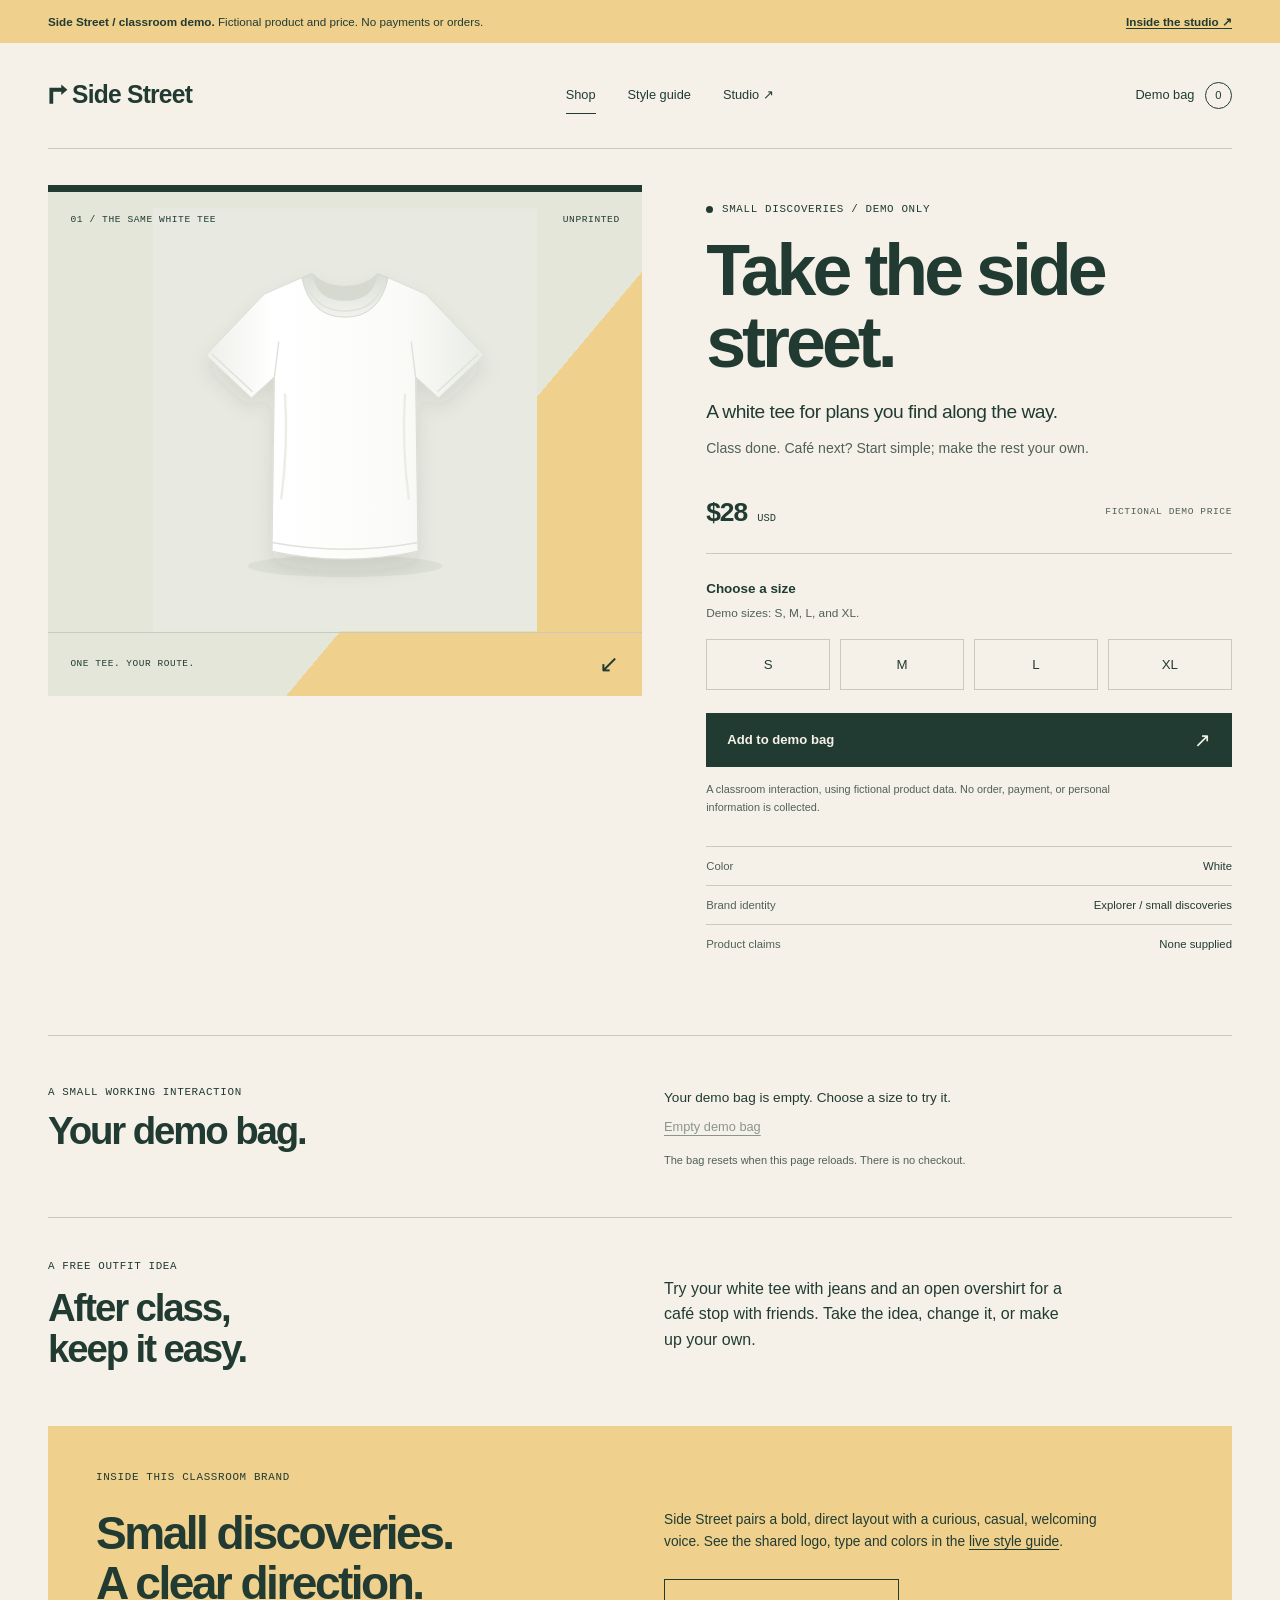
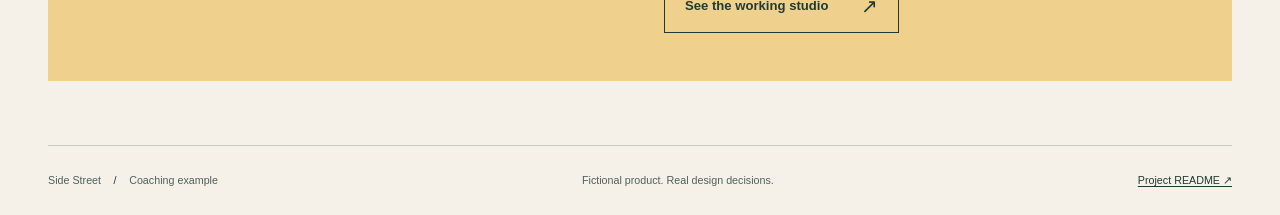
<file: public/index.html>
<!doctype html>
<html lang="en">
  <head>
    <meta charset="utf-8" />
    <meta name="viewport" content="width=device-width, initial-scale=1" />
    <meta
      name="description"
      content="Side Street: a white tee for plans you find along the way. A fictional classroom storefront with a working demo bag."
    />
    <title>Side Street — take the side street</title>
    <link rel="icon" href="data:," />
    <link rel="stylesheet" href="styles.css" />
    <script src="shop.js" defer></script>
  </head>
  <body>
    <a class="skip-link" href="#main">Skip to content</a>
    <aside class="starter-notice" aria-label="Classroom demo information">
      <span
        ><strong>Side Street / classroom demo.</strong> Fictional product and
        price. No payments or orders.</span
      >
      <a href="studio.html"
        >Inside the studio <span aria-hidden="true">↗</span></a
      >
    </aside>
    <header class="site-header wrap">
      <a
        class="brand-link"
        href="index.html"
        aria-label="Side Street storefront home"
        ><img
          class="wordmark"
          src="assets/wordmark.svg"
          alt="Side Street"
          width="330"
          height="60"
      /></a>
      <nav class="main-nav" aria-label="Main navigation">
        <a class="nav-link" href="index.html" aria-current="page">Shop</a>
        <a class="nav-link" href="styleguide.html">Style guide</a>
        <a class="nav-link" href="studio.html"
          >Studio <span aria-hidden="true">↗</span></a
        >
      </nav>
      <a class="bag-link" href="#demo-bag"
        >Demo bag <span id="bag-count" class="bag-count">0</span></a
      >
    </header>

    <main id="main">
      <section class="product-section wrap" aria-labelledby="product-title">
        <div class="product-visual">
          <div class="visual-label">
            <span>01 / The same white tee</span><span>Unprinted</span>
          </div>
          <img
            class="shirt-image"
            src="assets/white-shirt.svg"
            alt="Plain white, unbranded short-sleeved T-shirt"
            width="800"
            height="880"
            fetchpriority="high"
          />
          <div class="image-caption">
            <span>One tee. Your route.</span><span aria-hidden="true">↙</span>
          </div>
        </div>
        <div class="product-information">
          <p class="eyebrow">
            <span class="status-dot" aria-hidden="true"></span> Small
            discoveries / demo only
          </p>
          <h1 id="product-title" class="brand-headline">
            Take the side street.
          </h1>
          <p class="product-intro">
            A white tee for plans you find along the way.
          </p>
          <p class="muted product-description">
            Class done. Café next? Start simple; make the rest your own.
          </p>
          <div class="price-row">
            <p class="price">$28 <span>USD</span></p>
            <span class="micro-label">Fictional demo price</span>
          </div>
          <form id="product-form" class="product-form" novalidate>
            <fieldset aria-describedby="size-help size-error">
              <legend>Choose a size</legend>
              <p id="size-help" class="field-help">
                Demo sizes: S, M, L, and XL.
              </p>
              <div class="size-options">
                <label class="size-option"
                  ><input type="radio" name="size" value="S" /><span
                    >S</span
                  ></label
                >
                <label class="size-option"
                  ><input type="radio" name="size" value="M" /><span
                    >M</span
                  ></label
                >
                <label class="size-option"
                  ><input type="radio" name="size" value="L" /><span
                    >L</span
                  ></label
                >
                <label class="size-option"
                  ><input type="radio" name="size" value="XL" /><span
                    >XL</span
                  ></label
                >
              </div>
              <p id="size-error" class="field-error" role="alert" hidden>
                Choose a size before adding the shirt to your demo bag.
              </p>
            </fieldset>
            <button class="button button-primary add-button" type="submit">
              Add to demo bag <span aria-hidden="true">↗</span>
            </button>
          </form>
          <p class="demo-disclaimer">
            A classroom interaction, using fictional product data. No order,
            payment, or personal information is collected.
          </p>
          <dl class="product-facts">
            <div>
              <dt>Color</dt>
              <dd>White</dd>
            </div>
            <div>
              <dt>Brand identity</dt>
              <dd>Explorer / small discoveries</dd>
            </div>
            <div>
              <dt>Product claims</dt>
              <dd>None supplied</dd>
            </div>
          </dl>
        </div>
      </section>

      <section
        id="demo-bag"
        class="bag-section wrap"
        aria-labelledby="bag-title"
      >
        <div>
          <p class="eyebrow">A small working interaction</p>
          <h2 id="bag-title">Your demo bag.</h2>
        </div>
        <div class="bag-details">
          <p
            id="bag-status"
            class="bag-message"
            role="status"
            aria-live="polite"
            aria-atomic="true"
          >
            Your demo bag is empty. Choose a size to try it.
          </p>
          <ul id="bag-items" class="bag-items"></ul>
          <button id="clear-bag" class="text-button" type="button" disabled>
            Empty demo bag
          </button>
          <p class="field-help">
            The bag resets when this page reloads. There is no checkout.
          </p>
        </div>
      </section>

      <section class="styling-tip wrap" aria-labelledby="tip-title">
        <div>
          <p class="eyebrow">A free outfit idea</p>
          <h2 id="tip-title">After class,<br />keep it easy.</h2>
        </div>
        <p>
          Try your white tee with jeans and an open overshirt for a café stop
          with friends. Take the idea, change it, or make up your own.
        </p>
      </section>

      <section class="starter-next wrap" aria-labelledby="next-title">
        <p class="eyebrow">Inside this classroom brand</p>
        <h2 id="next-title">Small discoveries.<br />A clear direction.</h2>
        <div>
          <p>
            Side Street pairs a bold, direct layout with a curious, casual,
            welcoming voice. See the shared logo, type and colors in the
            <a href="styleguide.html">live style guide</a>.
          </p>
          <a class="button button-secondary" href="studio.html"
            >See the working studio <span aria-hidden="true">↗</span></a
          >
        </div>
      </section>
    </main>

    <footer class="site-footer wrap">
      <p>
        Side Street <span class="footer-separator"> / </span> Coaching example
      </p>
      <p class="footer-tagline">Fictional product. Real design decisions.</p>
      <a href="https://github.com/kaw393939/is117-coached-full-1026#readme"
        >Project README <span aria-hidden="true">↗</span></a
      >
    </footer>
  </body>
</html>
</file>
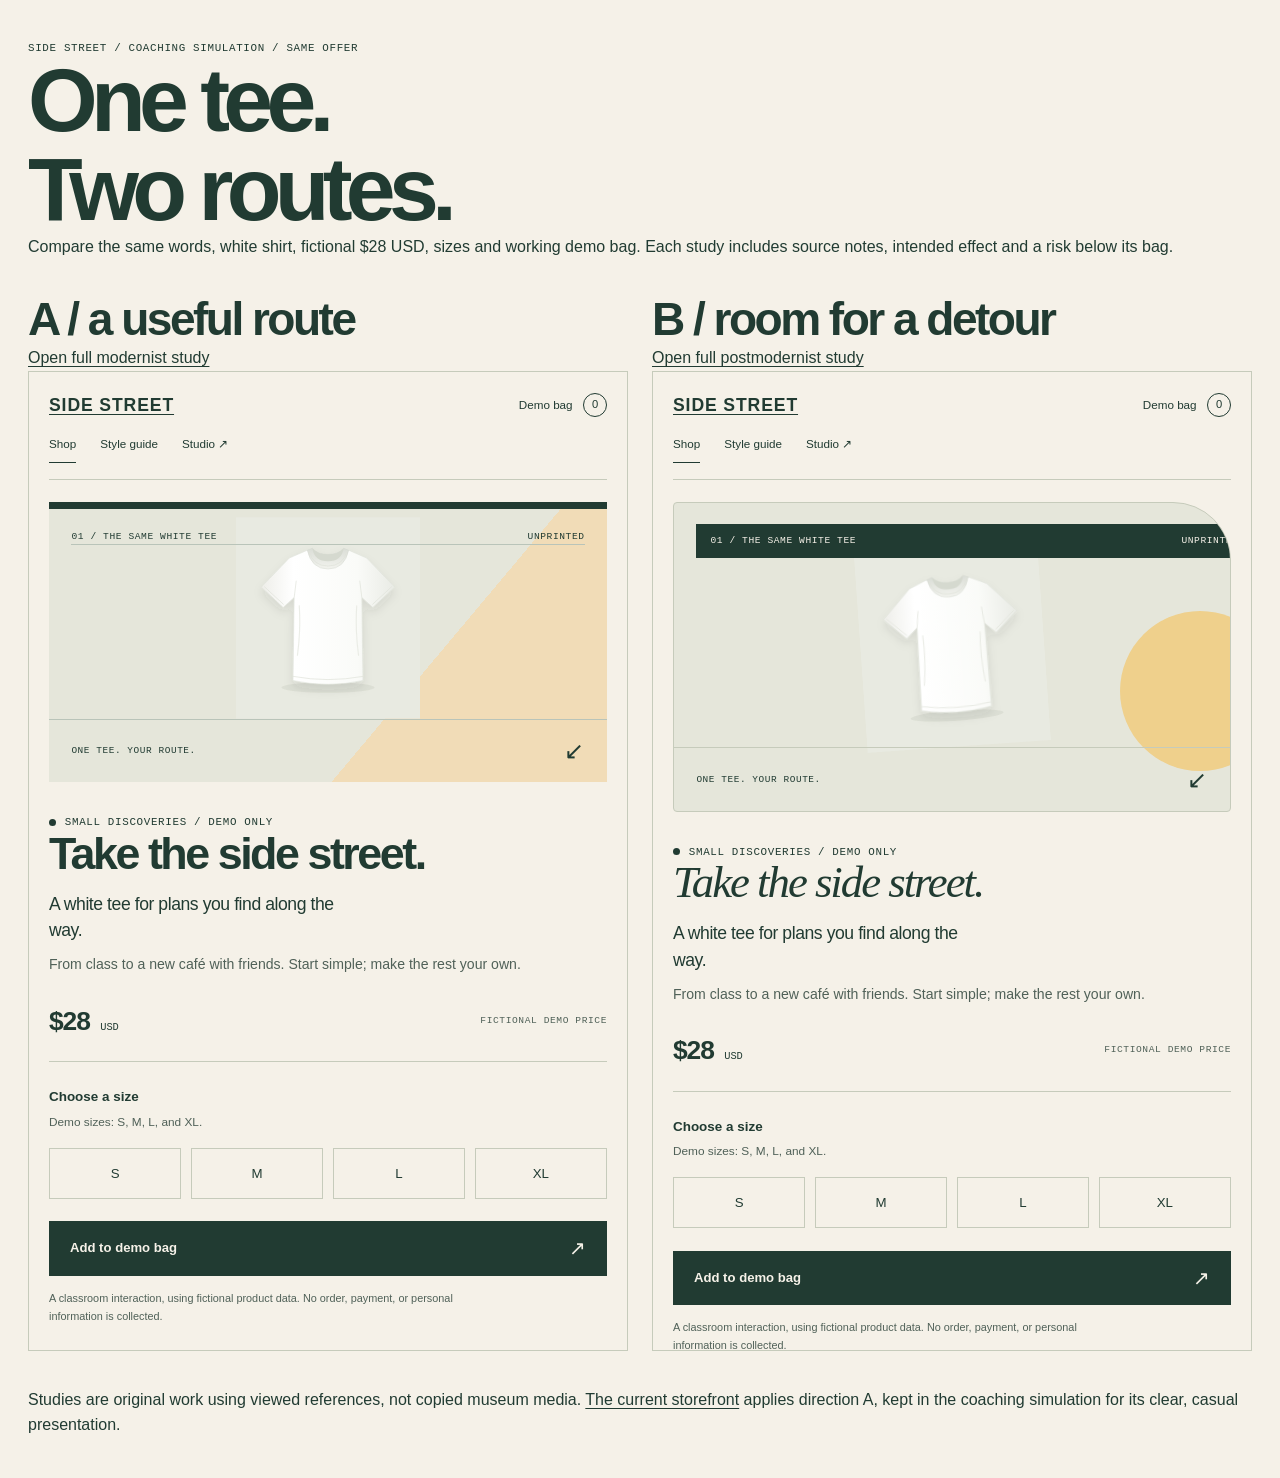
<file: public/explorations/index.html>
<!doctype html>
<html lang="en">
  <head>
    <meta charset="utf-8" />
    <meta name="viewport" content="width=device-width, initial-scale=1" />
    <title>Side Street — compare two hero studies</title>
    <link rel="icon" href="data:," />
    <link rel="stylesheet" href="../styles.css" />
    <link rel="stylesheet" href="explorations.css" />
  </head>
  <body class="comparison">
    <a class="skip-link" href="#main">Skip to content</a>
    <main id="main" class="comparison-wrap">
      <p class="eyebrow">Side Street / coaching simulation / same offer</p>
      <h1>One tee.<br />Two routes.</h1>
      <p>
        Compare the same words, white shirt, fictional $28 USD, sizes and
        working demo bag. Each study includes source notes, intended effect and
        a risk below its bag.
      </p>
      <div class="comparison-grid">
        <section aria-labelledby="a-title">
          <h2 id="a-title">A / a useful route</h2>
          <p><a href="modernist.html">Open full modernist study</a></p>
          <iframe
            title="Modernist Side Street study"
            src="modernist.html"
            loading="lazy"
          ></iframe>
        </section>
        <section aria-labelledby="b-title">
          <h2 id="b-title">B / room for a detour</h2>
          <p><a href="postmodernist.html">Open full postmodernist study</a></p>
          <iframe
            title="Postmodernist Side Street study"
            src="postmodernist.html"
            loading="lazy"
          ></iframe>
        </section>
      </div>
      <p>
        Studies are original work using viewed references, not copied museum
        media. <a href="../index.html">The current storefront</a> applies
        direction A, kept in the coaching simulation for its clear, casual
        presentation.
      </p>
    </main>
  </body>
</html>
</file>
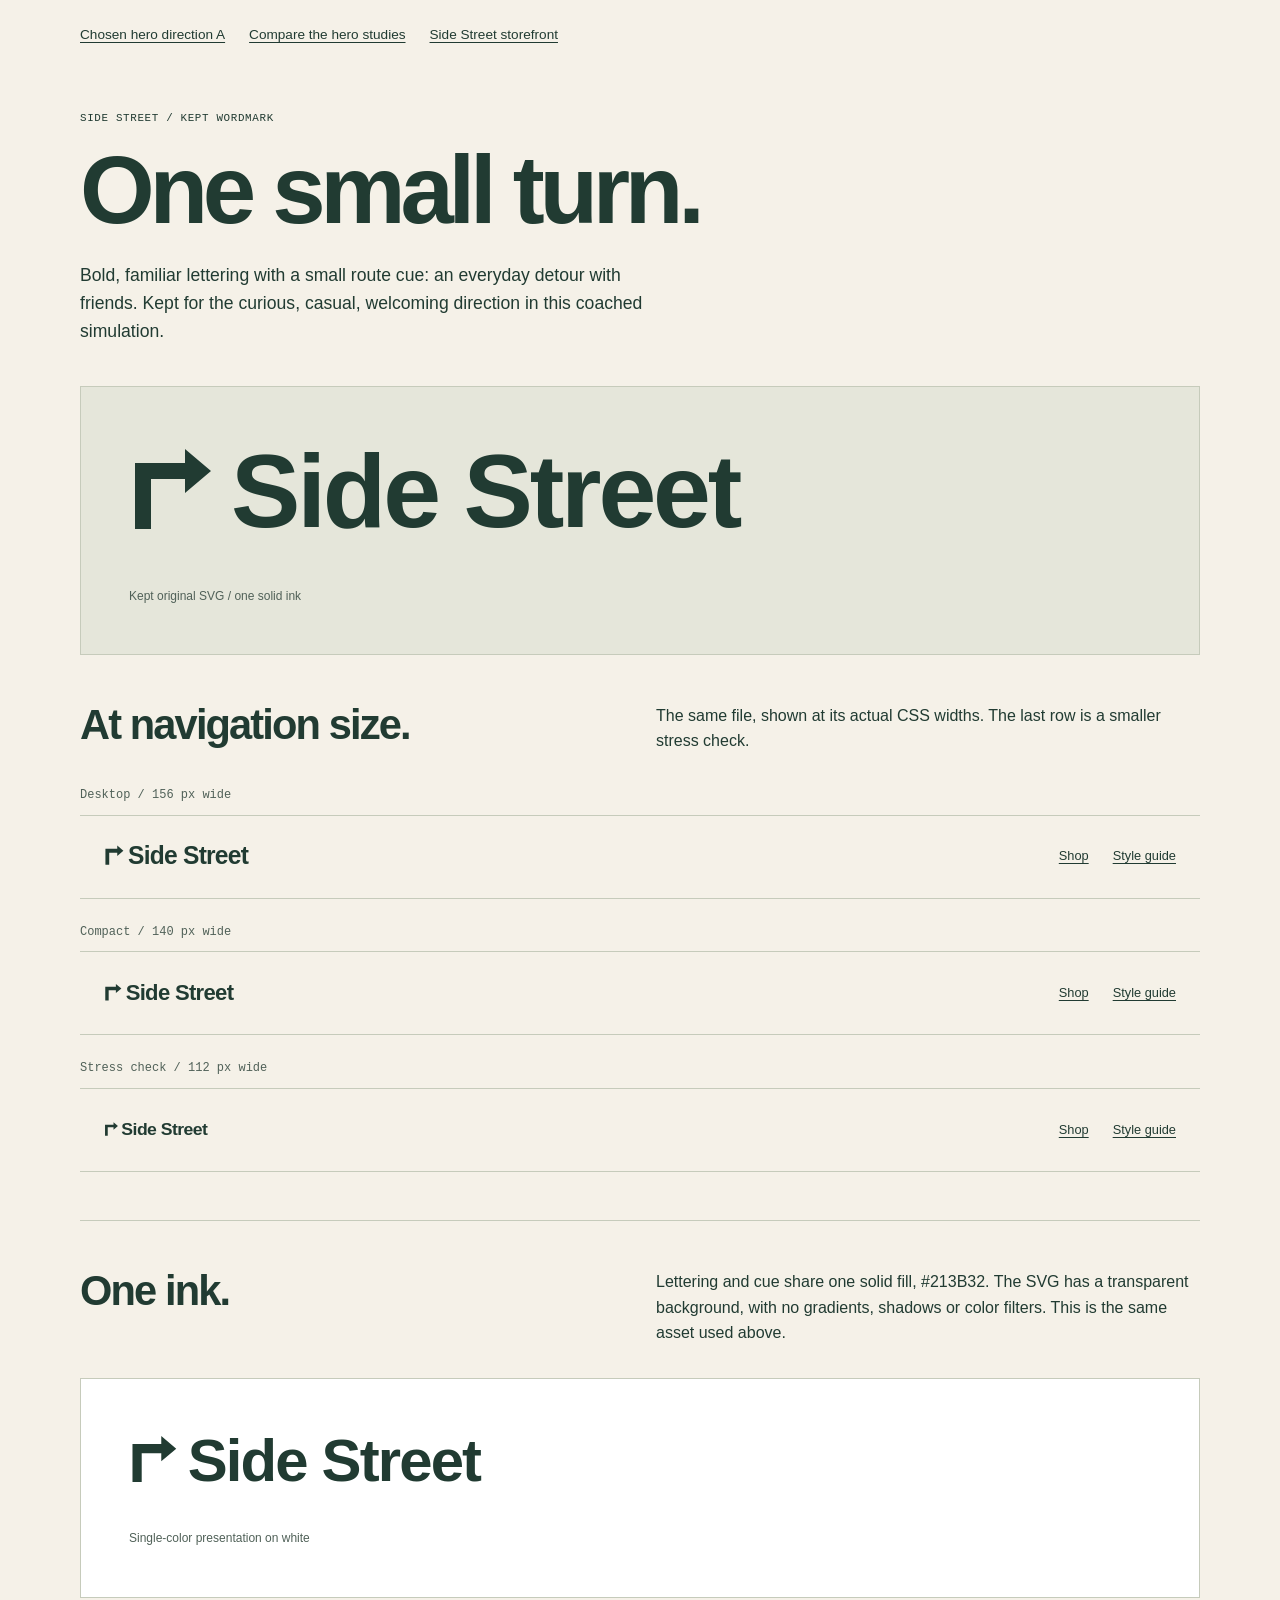
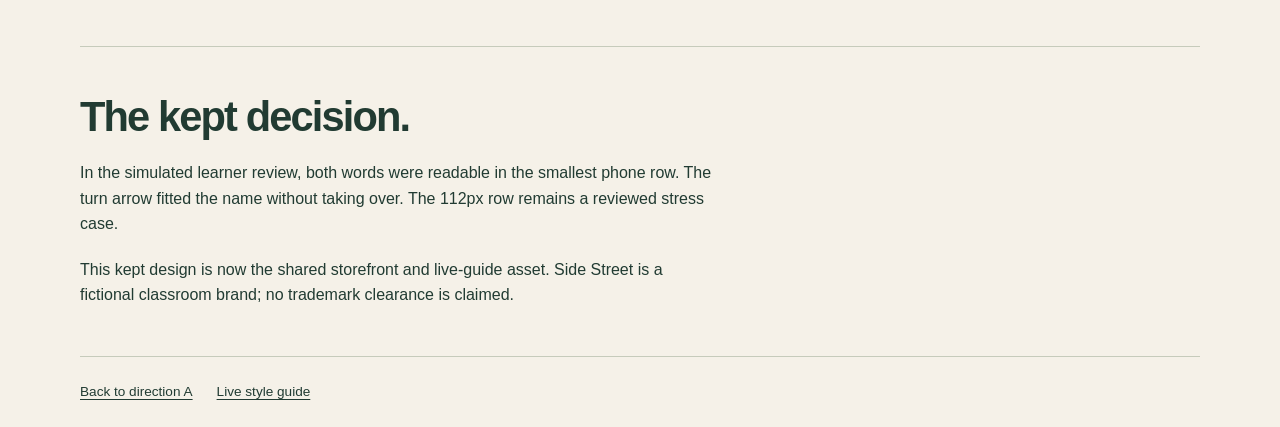
<file: public/logo-study.html>
<!doctype html>
<html lang="en">
  <head>
    <meta charset="utf-8" />
    <meta name="viewport" content="width=device-width, initial-scale=1" />
    <title>Side Street — reviewed wordmark</title>
    <link rel="icon" href="data:," />
    <link rel="stylesheet" href="styles.css" />
    <link rel="stylesheet" href="logo-study.css" />
  </head>
  <body class="logo-study">
    <a class="skip-link" href="#main">Skip to content</a>
    <div class="logo-study-wrap">
      <nav class="logo-study-links" aria-label="Study navigation">
        <a href="explorations/modernist.html">Chosen hero direction A</a>
        <a href="explorations/index.html">Compare the hero studies</a>
        <a href="index.html">Side Street storefront</a>
      </nav>
      <main id="main">
        <header class="logo-study-intro">
          <p class="eyebrow">Side Street / kept wordmark</p>
          <h1>One small turn.</h1>
          <p>
            Bold, familiar lettering with a small route cue: an everyday detour
            with friends. Kept for the curious, casual, welcoming direction in
            this coached simulation.
          </p>
        </header>
        <figure class="logo-study-master">
          <img
            src="assets/wordmark.svg"
            alt="Side Street in bold lettering with a small right-turn route cue"
            width="330"
            height="60"
          />
          <figcaption>Kept original SVG / one solid ink</figcaption>
        </figure>
        <section class="logo-study-section" aria-labelledby="sizes-title">
          <div class="logo-study-section-heading">
            <h2 id="sizes-title">At navigation size.</h2>
            <p>
              The same file, shown at its actual CSS widths. The last row is a
              smaller stress check.
            </p>
          </div>
          <div class="logo-study-size-row">
            <p class="logo-study-size-label">Desktop / 156 px wide</p>
            <div class="logo-study-nav-sample">
              <a
                href="index.html"
                aria-label="Side Street storefront, desktop sample"
              >
                <img
                  class="logo-study-156"
                  src="assets/wordmark.svg"
                  alt="Side Street"
                  width="330"
                  height="60"
                />
              </a>
              <nav aria-label="Desktop sample navigation">
                <a href="index.html">Shop</a>
                <a href="styleguide.html">Style guide</a>
              </nav>
            </div>
          </div>
          <div class="logo-study-size-row">
            <p class="logo-study-size-label">Compact / 140 px wide</p>
            <div class="logo-study-nav-sample">
              <a
                href="index.html"
                aria-label="Side Street storefront, compact sample"
              >
                <img
                  class="logo-study-140"
                  src="assets/wordmark.svg"
                  alt="Side Street"
                  width="330"
                  height="60"
                />
              </a>
              <nav aria-label="Compact sample navigation">
                <a href="index.html">Shop</a>
                <a href="styleguide.html">Style guide</a>
              </nav>
            </div>
          </div>
          <div class="logo-study-size-row">
            <p class="logo-study-size-label">Stress check / 112 px wide</p>
            <div class="logo-study-nav-sample">
              <a
                href="index.html"
                aria-label="Side Street storefront, small sample"
              >
                <img
                  class="logo-study-112"
                  src="assets/wordmark.svg"
                  alt="Side Street"
                  width="330"
                  height="60"
                />
              </a>
              <nav aria-label="Small sample navigation">
                <a href="index.html">Shop</a>
                <a href="styleguide.html">Style guide</a>
              </nav>
            </div>
          </div>
        </section>
        <section class="logo-study-section" aria-labelledby="ink-title">
          <div class="logo-study-section-heading">
            <h2 id="ink-title">One ink.</h2>
            <p>
              Lettering and cue share one solid fill, #213B32. The SVG has a
              transparent background, with no gradients, shadows or color
              filters. This is the same asset used above.
            </p>
          </div>
          <figure class="logo-study-one-ink">
            <img
              src="assets/wordmark.svg"
              alt="The complete Side Street wordmark in a single dark-green ink"
              width="330"
              height="60"
            />
            <figcaption>Single-color presentation on white</figcaption>
          </figure>
        </section>
        <section
          class="logo-study-section logo-study-notes"
          aria-labelledby="notes-title"
        >
          <h2 id="notes-title">The kept decision.</h2>
          <p>
            In the simulated learner review, both words were readable in the
            smallest phone row. The turn arrow fitted the name without taking
            over. The 112px row remains a reviewed stress case.
          </p>
          <p>
            This kept design is now the shared storefront and live-guide asset.
            Side Street is a fictional classroom brand; no trademark clearance
            is claimed.
          </p>
        </section>
      </main>
      <footer class="logo-study-links">
        <a href="explorations/modernist.html">Back to direction A</a>
        <a href="styleguide.html">Live style guide</a>
      </footer>
    </div>
  </body>
</html>
</file>
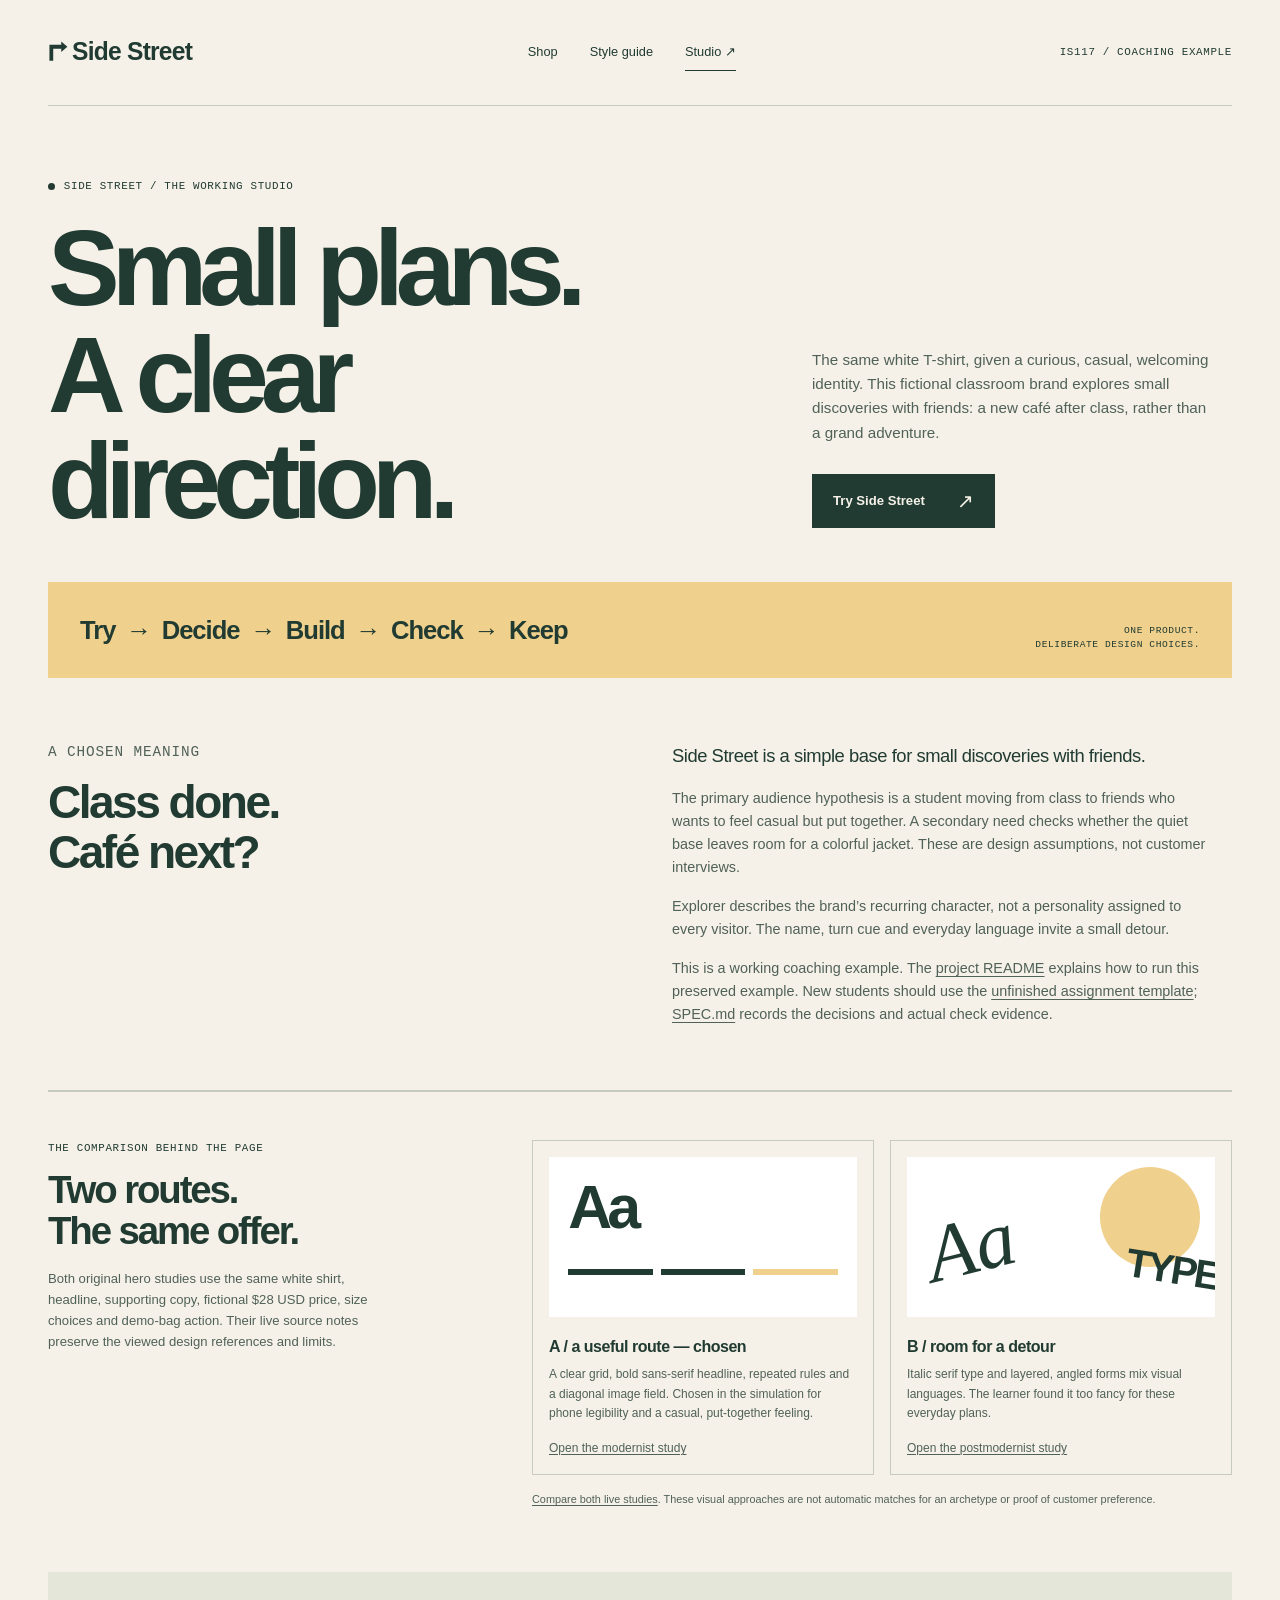
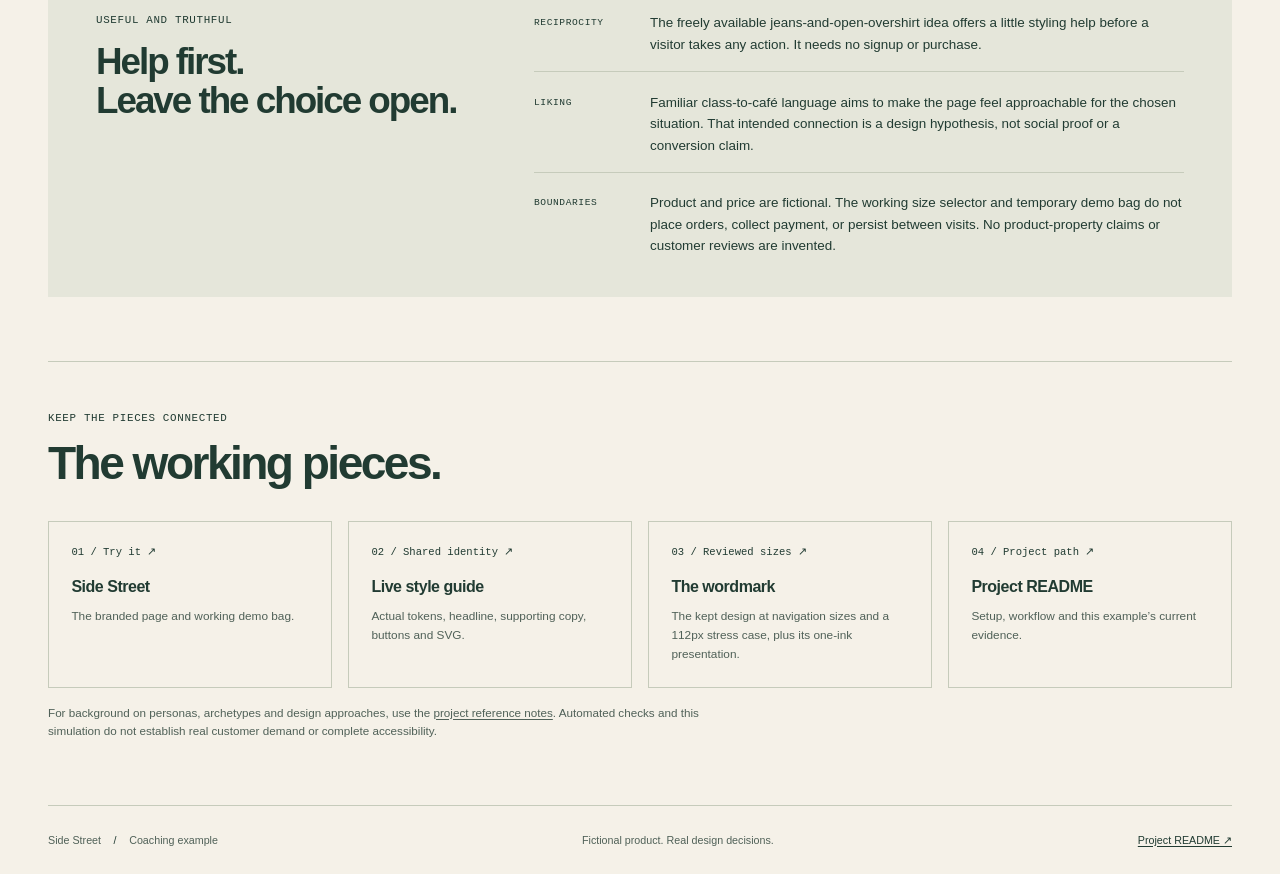
<file: public/studio.html>
<!doctype html>
<html lang="en">
  <head>
    <meta charset="utf-8" />
    <meta name="viewport" content="width=device-width, initial-scale=1" />
    <meta
      name="description"
      content="Inside Side Street: the audience hypotheses, visual studies and shared design system behind this fictional classroom storefront."
    />
    <title>Inside the studio — Side Street</title>
    <link rel="icon" href="data:," />
    <link rel="stylesheet" href="styles.css" />
    <link rel="stylesheet" href="studio.css" />
  </head>
  <body>
    <a class="skip-link" href="#main">Skip to content</a>
    <header class="site-header wrap">
      <a
        class="brand-link"
        href="index.html"
        aria-label="Side Street storefront home"
        ><img
          class="wordmark"
          src="assets/wordmark.svg"
          alt="Side Street"
          width="330"
          height="60"
      /></a>
      <nav class="main-nav" aria-label="Main navigation">
        <a class="nav-link" href="index.html">Shop</a>
        <a class="nav-link" href="styleguide.html">Style guide</a>
        <a class="nav-link" href="studio.html" aria-current="page"
          >Studio <span aria-hidden="true">↗</span></a
        >
      </nav>
      <span class="micro-label">IS117 / coaching example</span>
    </header>
    <main id="main">
      <section
        class="page-hero studio-hero wrap"
        aria-labelledby="studio-title"
      >
        <p class="eyebrow">
          <span class="status-dot" aria-hidden="true"></span> Side Street / the
          working studio
        </p>
        <h1 id="studio-title">Small plans.<br />A clear direction.</h1>
        <div class="hero-summary">
          <p>
            The same white T-shirt, given a curious, casual, welcoming identity.
            This fictional classroom brand explores small discoveries with
            friends: a new café after class, rather than a grand adventure.
          </p>
          <a class="button button-primary" href="index.html"
            >Try Side Street <span aria-hidden="true">↗</span></a
          >
        </div>
      </section>
      <div class="studio-ribbon wrap">
        <p class="cycle">
          Try <span aria-hidden="true">→</span> Decide
          <span aria-hidden="true">→</span> Build
          <span aria-hidden="true">→</span> Check
          <span aria-hidden="true">→</span> Keep
        </p>
        <p class="micro-label">One product.<br />Deliberate design choices.</p>
      </div>
      <section class="studio-intro wrap" aria-labelledby="why-title">
        <div>
          <p class="eyebrow">A chosen meaning</p>
          <h2 id="why-title">Class done.<br />Café next?</h2>
        </div>
        <div>
          <p class="lead">
            Side Street is a simple base for small discoveries with friends.
          </p>
          <p>
            The primary audience hypothesis is a student moving from class to
            friends who wants to feel casual but put together. A secondary need
            checks whether the quiet base leaves room for a colorful jacket.
            These are design assumptions, not customer interviews.
          </p>
          <p>
            Explorer describes the brand’s recurring character, not a
            personality assigned to every visitor. The name, turn cue and
            everyday language invite a small detour.
          </p>
          <p>
            This is a working coaching example. The
            <a
              href="https://github.com/kaw393939/is117-coached-full-1026#readme"
              >project README</a
            >
            explains how to run this preserved example. New students should use
            the
            <a href="https://github.com/kaw393939/is117-brand-studio#readme"
              >unfinished assignment template</a
            >;
            <a
              href="https://github.com/kaw393939/is117-coached-full-1026/blob/main/SPEC.md"
              >SPEC.md</a
            >
            records the decisions and actual check evidence.
          </p>
        </div>
      </section>
      <section
        class="comparison-section wrap"
        aria-labelledby="comparison-title"
      >
        <div>
          <p class="eyebrow">The comparison behind the page</p>
          <h2 id="comparison-title">Two routes.<br />The same offer.</h2>
          <p class="comparison-description">
            Both original hero studies use the same white shirt, headline,
            supporting copy, fictional $28 USD price, size choices and demo-bag
            action. Their live source notes preserve the viewed design
            references and limits.
          </p>
        </div>
        <div class="comparison-grid">
          <article class="direction-card">
            <div class="direction-sketch modern-sketch" aria-hidden="true">
              <i></i><i></i><i></i>
            </div>
            <h3>A / a useful route — chosen</h3>
            <p>
              A clear grid, bold sans-serif headline, repeated rules and a
              diagonal image field. Chosen in the simulation for phone
              legibility and a casual, put-together feeling.
            </p>
            <p>
              <a href="explorations/modernist.html">Open the modernist study</a>
            </p>
          </article>
          <article class="direction-card">
            <div class="direction-sketch postmodern-sketch" aria-hidden="true">
              <i></i>
            </div>
            <h3>B / room for a detour</h3>
            <p>
              Italic serif type and layered, angled forms mix visual languages.
              The learner found it too fancy for these everyday plans.
            </p>
            <p>
              <a href="explorations/postmodernist.html"
                >Open the postmodernist study</a
              >
            </p>
          </article>
          <p class="comparison-caption">
            <a href="explorations/index.html">Compare both live studies</a>.
            These visual approaches are not automatic matches for an archetype
            or proof of customer preference.
          </p>
        </div>
      </section>
      <section class="example-section wrap" aria-labelledby="example-title">
        <div>
          <p class="eyebrow">Useful and truthful</p>
          <h2 id="example-title">Help first.<br />Leave the choice open.</h2>
        </div>
        <div class="example-chain">
          <div class="example-step">
            <span class="micro-label">Reciprocity</span>
            <p>
              The freely available jeans-and-open-overshirt idea offers a little
              styling help before a visitor takes any action. It needs no signup
              or purchase.
            </p>
          </div>
          <div class="example-step">
            <span class="micro-label">Liking</span>
            <p>
              Familiar class-to-café language aims to make the page feel
              approachable for the chosen situation. That intended connection is
              a design hypothesis, not social proof or a conversion claim.
            </p>
          </div>
          <div class="example-step">
            <span class="micro-label">Boundaries</span>
            <p>
              Product and price are fictional. The working size selector and
              temporary demo bag do not place orders, collect payment, or
              persist between visits. No product-property claims or customer
              reviews are invented.
            </p>
          </div>
        </div>
      </section>
      <section class="resource-section wrap" aria-labelledby="resources-title">
        <p class="eyebrow">Keep the pieces connected</p>
        <h2 id="resources-title">The working pieces.</h2>
        <div class="resource-grid">
          <a class="resource-card" href="index.html"
            ><span>01 / Try it ↗</span>
            <h3>Side Street</h3>
            <p>The branded page and working demo bag.</p></a
          >
          <a class="resource-card" href="styleguide.html"
            ><span>02 / Shared identity ↗</span>
            <h3>Live style guide</h3>
            <p>Actual tokens, headline, supporting copy, buttons and SVG.</p></a
          >
          <a class="resource-card" href="logo-study.html"
            ><span>03 / Reviewed sizes ↗</span>
            <h3>The wordmark</h3>
            <p>
              The kept design at navigation sizes and a 112px stress case, plus
              its one-ink presentation.
            </p></a
          >
          <a
            class="resource-card"
            href="https://github.com/kaw393939/is117-coached-full-1026#readme"
            ><span>04 / Project path ↗</span>
            <h3>Project README</h3>
            <p>Setup, workflow and this example’s current evidence.</p></a
          >
        </div>
        <p class="guide-note">
          For background on personas, archetypes and design approaches, use the
          <a
            href="https://github.com/kaw393939/is117-coached-full-1026/tree/main/docs"
            >project reference notes</a
          >. Automated checks and this simulation do not establish real customer
          demand or complete accessibility.
        </p>
      </section>
    </main>
    <footer class="site-footer wrap">
      <p>
        Side Street <span class="footer-separator"> / </span> Coaching example
      </p>
      <p class="footer-tagline">Fictional product. Real design decisions.</p>
      <a href="https://github.com/kaw393939/is117-coached-full-1026#readme"
        >Project README <span aria-hidden="true">↗</span></a
      >
    </footer>
  </body>
</html>
</file>
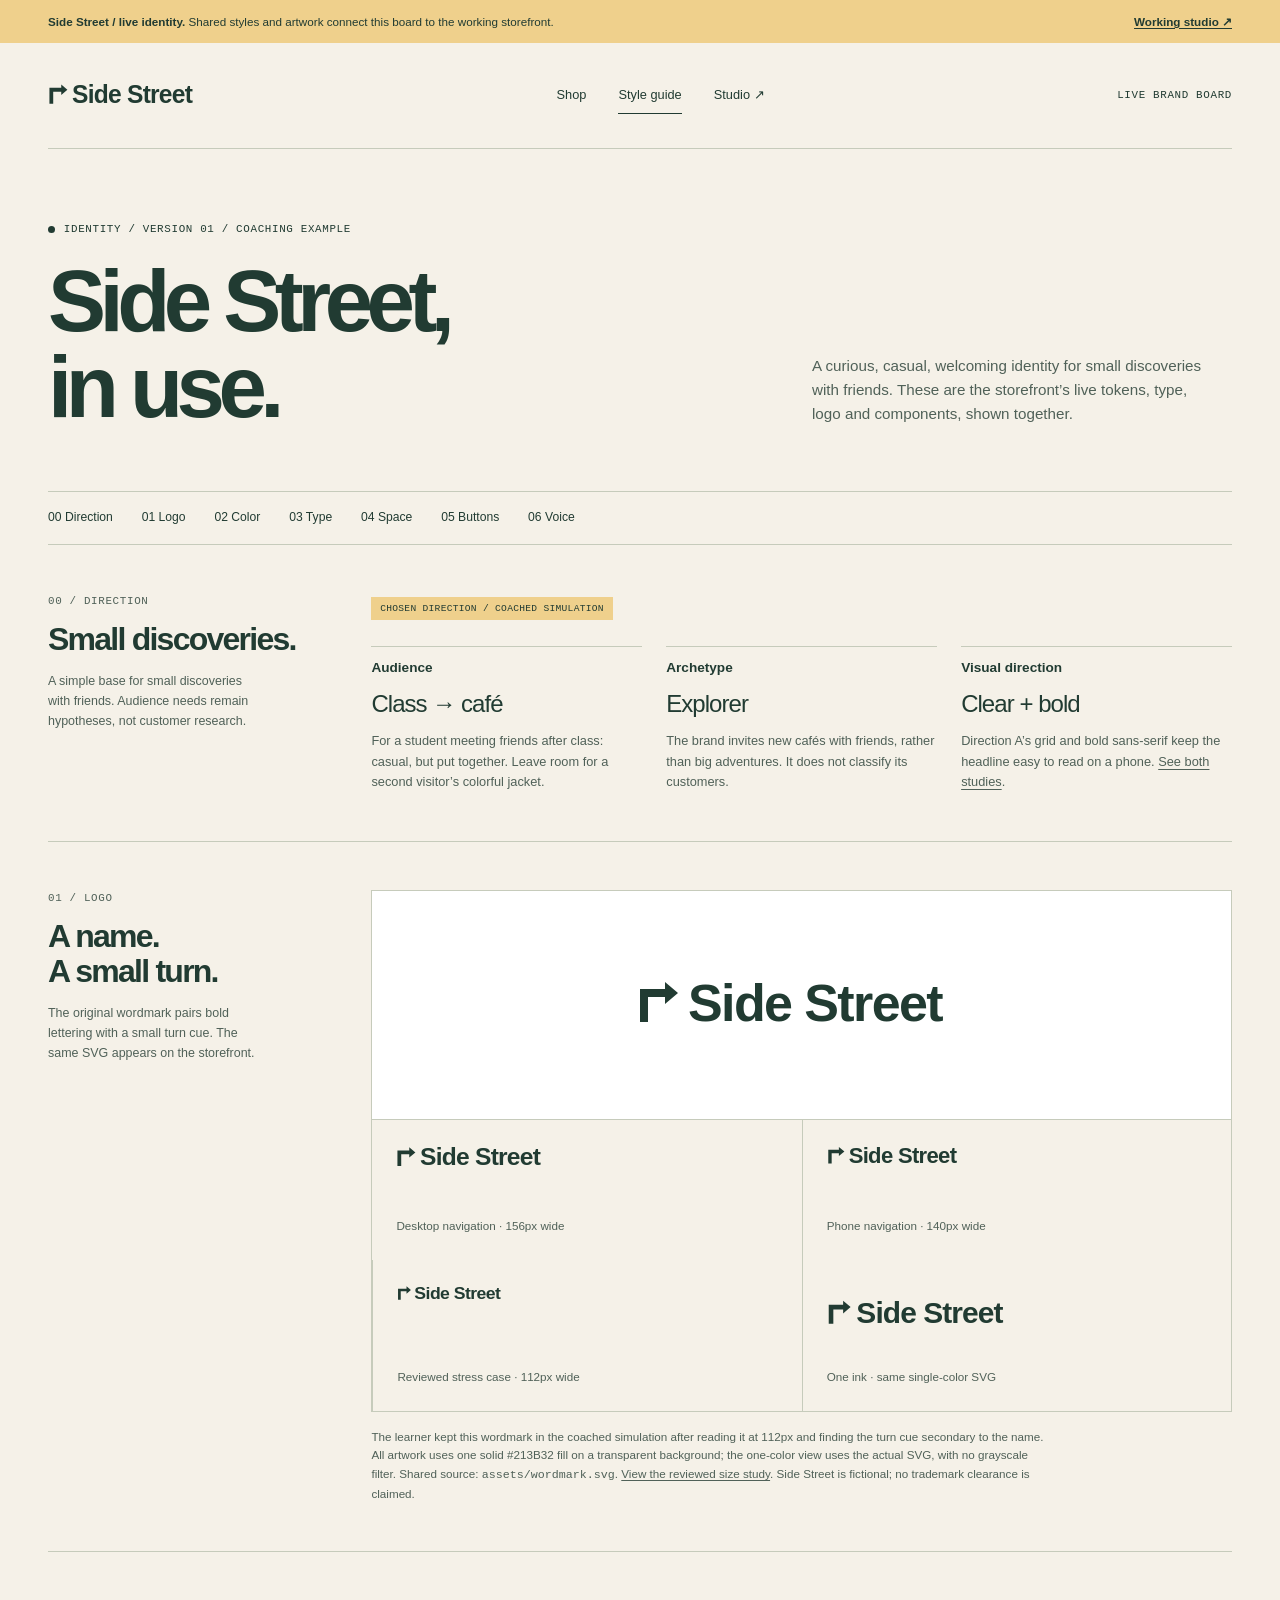
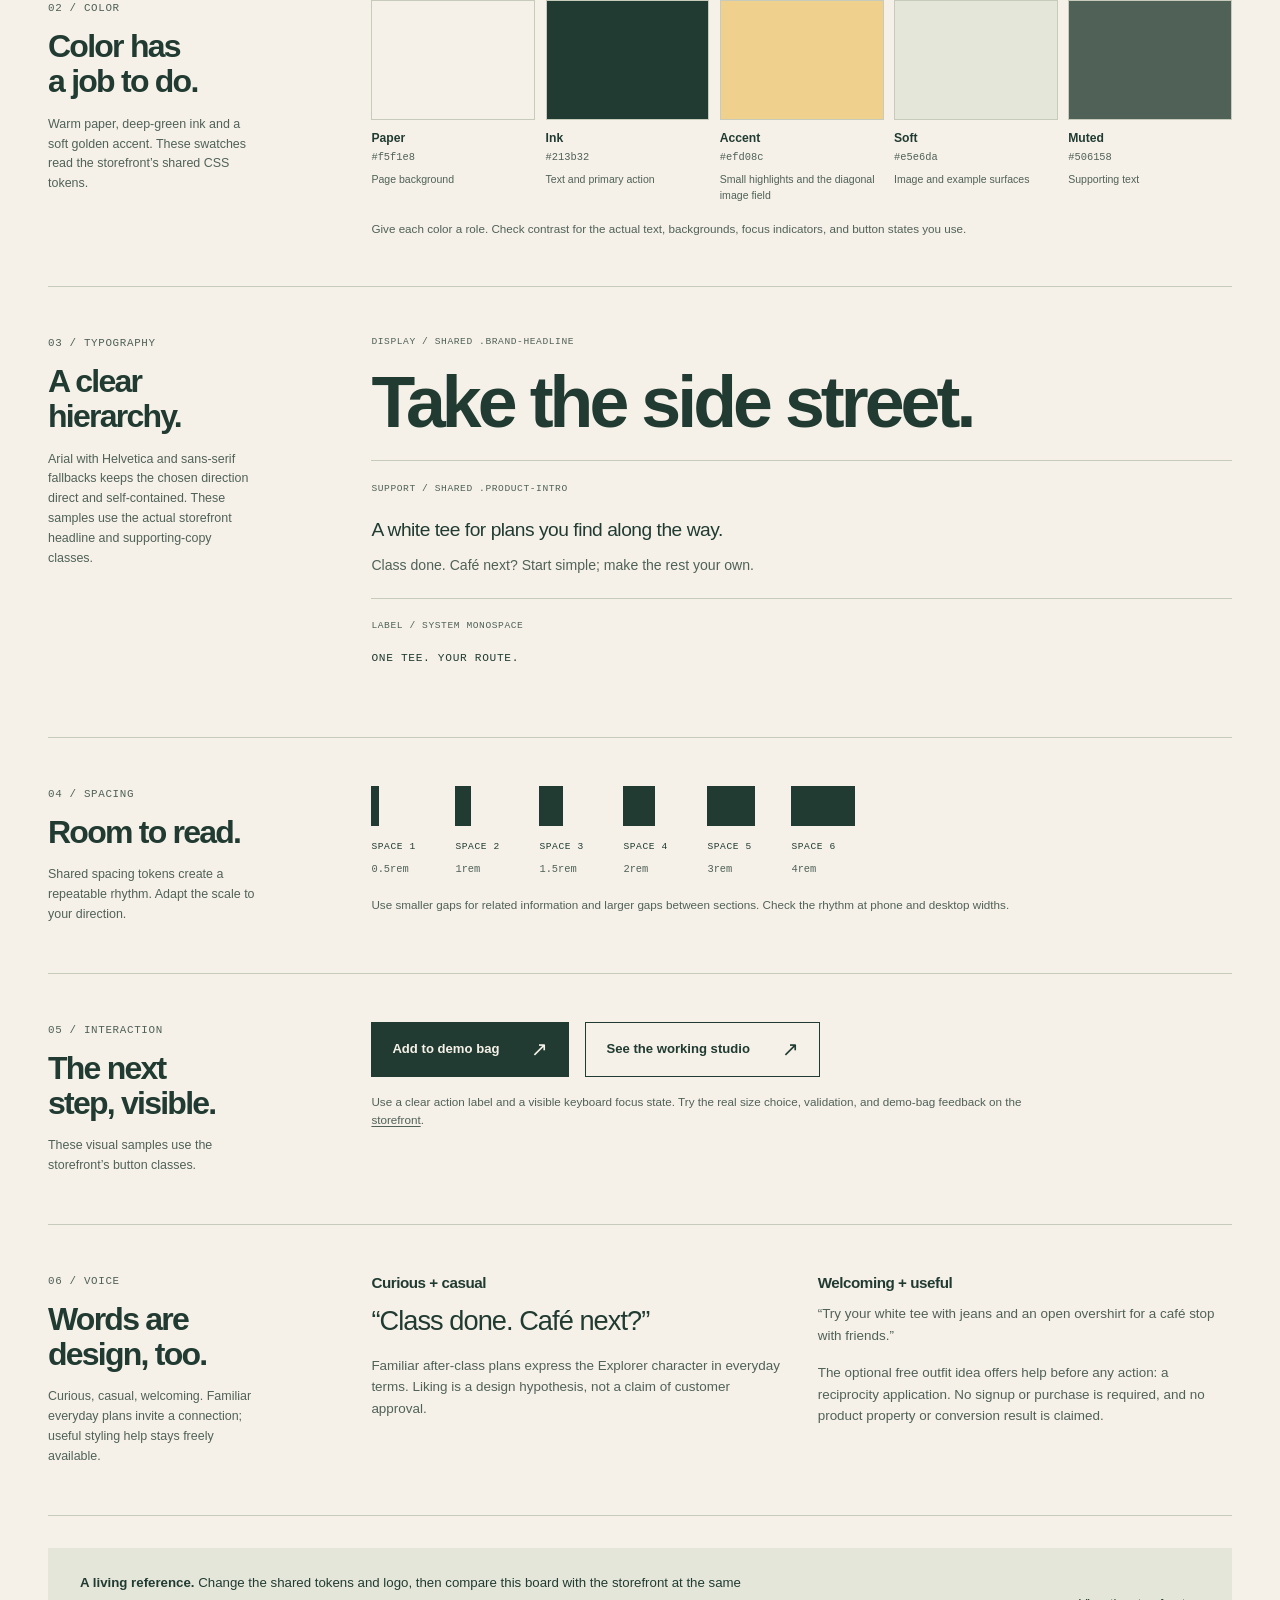
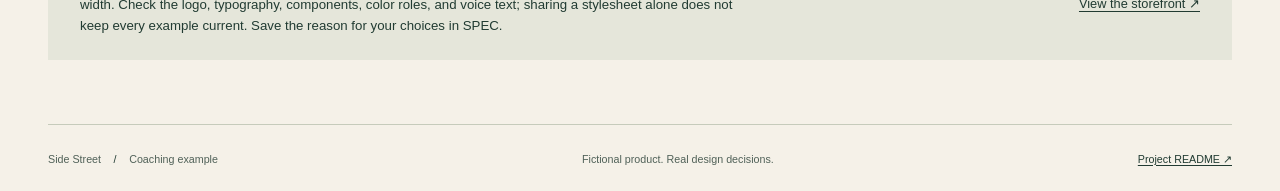
<file: public/styleguide.html>
<!doctype html>
<html lang="en">
  <head>
    <meta charset="utf-8" />
    <meta name="viewport" content="width=device-width, initial-scale=1" />
    <meta
      name="description"
      content="Side Street’s live identity board: the same logo, typography, colors and components used on the storefront."
    />
    <title>Live style guide — Side Street</title>
    <link rel="icon" href="data:," />
    <link rel="stylesheet" href="styles.css" />
    <script src="styleguide.js" defer></script>
  </head>
  <body>
    <a class="skip-link" href="#main">Skip to content</a>
    <aside class="starter-notice" aria-label="Style guide information">
      <span
        ><strong>Side Street / live identity.</strong> Shared styles and artwork
        connect this board to the working storefront.</span
      ><a href="studio.html"
        >Working studio <span aria-hidden="true">↗</span></a
      >
    </aside>
    <header class="site-header wrap">
      <a
        class="brand-link"
        href="index.html"
        aria-label="Side Street storefront home"
        ><img
          class="wordmark"
          src="assets/wordmark.svg"
          alt="Side Street wordmark"
          width="330"
          height="60"
      /></a>
      <nav class="main-nav" aria-label="Main navigation">
        <a class="nav-link" href="index.html">Shop</a
        ><a class="nav-link" href="styleguide.html" aria-current="page"
          >Style guide</a
        ><a class="nav-link" href="studio.html"
          >Studio <span aria-hidden="true">↗</span></a
        >
      </nav>
      <span class="micro-label">Live brand board</span>
    </header>
    <main id="main">
      <section class="page-hero wrap" aria-labelledby="guide-title">
        <p class="eyebrow">
          <span class="status-dot" aria-hidden="true"></span> Identity / version
          01 / coaching example
        </p>
        <h1 id="guide-title">Side Street,<br />in use.</h1>
        <p class="hero-summary">
          A curious, casual, welcoming identity for small discoveries with
          friends. These are the storefront’s live tokens, type, logo and
          components, shown together.
        </p>
      </section>
      <nav class="page-subnav wrap" aria-label="Style guide sections">
        <a class="section-link" href="#direction">00 Direction</a
        ><a class="section-link" href="#logo">01 Logo</a
        ><a class="section-link" href="#palette">02 Color</a
        ><a class="section-link" href="#type">03 Type</a
        ><a class="section-link" href="#spacing">04 Space</a
        ><a class="section-link" href="#buttons">05 Buttons</a
        ><a class="section-link" href="#voice">06 Voice</a>
      </nav>

      <section
        id="direction"
        class="guide-section wrap"
        aria-labelledby="direction-title"
      >
        <div class="section-heading">
          <span class="section-number">00 / Direction</span>
          <h2 id="direction-title">Small discoveries.</h2>
          <p>
            A simple base for small discoveries with friends. Audience needs
            remain hypotheses, not customer research.
          </p>
        </div>
        <div class="guide-content">
          <span class="draft-label">Chosen direction / coached simulation</span>
          <div class="decision-grid">
            <div>
              <h3>Audience</h3>
              <p class="undecided">Class → café</p>
              <p>
                For a student meeting friends after class: casual, but put
                together. Leave room for a second visitor’s colorful jacket.
              </p>
            </div>
            <div>
              <h3>Archetype</h3>
              <p class="undecided">Explorer</p>
              <p>
                The brand invites new cafés with friends, rather than big
                adventures. It does not classify its customers.
              </p>
            </div>
            <div>
              <h3>Visual direction</h3>
              <p class="undecided">Clear + bold</p>
              <p>
                Direction A’s grid and bold sans-serif keep the headline easy to
                read on a phone.
                <a href="explorations/index.html">See both studies</a>.
              </p>
            </div>
          </div>
        </div>
      </section>

      <section
        id="logo"
        class="guide-section wrap"
        aria-labelledby="logo-title"
      >
        <div class="section-heading">
          <span class="section-number">01 / Logo</span>
          <h2 id="logo-title">A name.<br />A small turn.</h2>
          <p>
            The original wordmark pairs bold lettering with a small turn cue.
            The same SVG appears on the storefront.
          </p>
        </div>
        <div class="guide-content">
          <div class="logo-board">
            <img
              src="assets/wordmark.svg"
              alt="Side Street wordmark"
              width="330"
              height="60"
            />
          </div>
          <div class="logo-variants">
            <div class="logo-variant">
              <img
                class="logo-nav-desktop"
                src="assets/wordmark.svg"
                alt="Side Street at desktop navigation size"
                width="330"
                height="60"
              />
              <p>Desktop navigation · 156px wide</p>
            </div>
            <div class="logo-variant">
              <img
                class="logo-nav-phone"
                src="assets/wordmark.svg"
                alt="Side Street at phone navigation size"
                width="330"
                height="60"
              />
              <p>Phone navigation · 140px wide</p>
            </div>
            <div class="logo-variant">
              <img
                class="logo-small"
                src="assets/wordmark.svg"
                alt="Side Street in the reviewed small-size stress case"
                width="330"
                height="60"
              />
              <p>Reviewed stress case · 112px wide</p>
            </div>
            <div class="logo-variant">
              <img
                class="logo-mono"
                src="assets/wordmark.svg"
                alt="Side Street in one solid dark-green ink"
                width="330"
                height="60"
              />
              <p>One ink · same single-color SVG</p>
            </div>
          </div>
          <p class="guide-note">
            The learner kept this wordmark in the coached simulation after
            reading it at 112px and finding the turn cue secondary to the name.
            All artwork uses one solid #213B32 fill on a transparent background;
            the one-color view uses the actual SVG, with no grayscale filter.
            Shared source: <code>assets/wordmark.svg</code>.
            <a href="logo-study.html">View the reviewed size study</a>. Side
            Street is fictional; no trademark clearance is claimed.
          </p>
        </div>
      </section>

      <section
        id="palette"
        class="guide-section wrap"
        aria-labelledby="palette-title"
      >
        <div class="section-heading">
          <span class="section-number">02 / Color</span>
          <h2 id="palette-title">Color has<br />a job to do.</h2>
          <p>
            Warm paper, deep-green ink and a soft golden accent. These swatches
            read the storefront’s shared CSS tokens.
          </p>
        </div>
        <div class="guide-content">
          <div class="palette-grid">
            <article class="palette-card">
              <div
                class="color-swatch"
                style="--swatch-color: var(--color-paper)"
              ></div>
              <h3>Paper</h3>
              <code data-color-token="--color-paper">CSS token</code>
              <p>Page background</p>
            </article>
            <article class="palette-card">
              <div
                class="color-swatch"
                style="--swatch-color: var(--color-ink)"
              ></div>
              <h3>Ink</h3>
              <code data-color-token="--color-ink">CSS token</code>
              <p>Text and primary action</p>
            </article>
            <article class="palette-card">
              <div
                class="color-swatch"
                style="--swatch-color: var(--color-accent)"
              ></div>
              <h3>Accent</h3>
              <code data-color-token="--color-accent">CSS token</code>
              <p>Small highlights and the diagonal image field</p>
            </article>
            <article class="palette-card">
              <div
                class="color-swatch"
                style="--swatch-color: var(--color-soft)"
              ></div>
              <h3>Soft</h3>
              <code data-color-token="--color-soft">CSS token</code>
              <p>Image and example surfaces</p>
            </article>
            <article class="palette-card">
              <div
                class="color-swatch"
                style="--swatch-color: var(--color-muted)"
              ></div>
              <h3>Muted</h3>
              <code data-color-token="--color-muted">CSS token</code>
              <p>Supporting text</p>
            </article>
          </div>
          <p class="guide-note">
            Give each color a role. Check contrast for the actual text,
            backgrounds, focus indicators, and button states you use.
          </p>
        </div>
      </section>

      <section
        id="type"
        class="guide-section wrap"
        aria-labelledby="type-title"
      >
        <div class="section-heading">
          <span class="section-number">03 / Typography</span>
          <h2 id="type-title">A clear<br />hierarchy.</h2>
          <p>
            Arial with Helvetica and sans-serif fallbacks keeps the chosen
            direction direct and self-contained. These samples use the actual
            storefront headline and supporting-copy classes.
          </p>
        </div>
        <div class="guide-content">
          <div class="type-specimen">
            <span class="type-label">Display / shared .brand-headline</span>
            <p class="brand-headline type-display">Take the side street.</p>
          </div>
          <div class="type-specimen">
            <span class="type-label">Support / shared .product-intro</span>
            <p class="product-intro">
              A white tee for plans you find along the way.
            </p>
            <p class="muted product-description">
              Class done. Café next? Start simple; make the rest your own.
            </p>
          </div>
          <div class="type-specimen">
            <span class="type-label">Label / system monospace</span>
            <p class="type-mono">One tee. Your route.</p>
          </div>
        </div>
      </section>

      <section
        id="spacing"
        class="guide-section wrap"
        aria-labelledby="spacing-title"
      >
        <div class="section-heading">
          <span class="section-number">04 / Spacing</span>
          <h2 id="spacing-title">Room to read.</h2>
          <p>
            Shared spacing tokens create a repeatable rhythm. Adapt the scale to
            your direction.
          </p>
        </div>
        <div class="guide-content">
          <div class="spacing-grid">
            <div class="spacing-token">
              <div
                class="spacing-bar"
                style="--token-size: var(--space-1)"
              ></div>
              <span class="token-name">Space 1</span
              ><code data-space-token="--space-1">CSS token</code>
            </div>
            <div class="spacing-token">
              <div
                class="spacing-bar"
                style="--token-size: var(--space-2)"
              ></div>
              <span class="token-name">Space 2</span
              ><code data-space-token="--space-2">CSS token</code>
            </div>
            <div class="spacing-token">
              <div
                class="spacing-bar"
                style="--token-size: var(--space-3)"
              ></div>
              <span class="token-name">Space 3</span
              ><code data-space-token="--space-3">CSS token</code>
            </div>
            <div class="spacing-token">
              <div
                class="spacing-bar"
                style="--token-size: var(--space-4)"
              ></div>
              <span class="token-name">Space 4</span
              ><code data-space-token="--space-4">CSS token</code>
            </div>
            <div class="spacing-token">
              <div
                class="spacing-bar"
                style="--token-size: var(--space-5)"
              ></div>
              <span class="token-name">Space 5</span
              ><code data-space-token="--space-5">CSS token</code>
            </div>
            <div class="spacing-token">
              <div
                class="spacing-bar"
                style="--token-size: var(--space-6)"
              ></div>
              <span class="token-name">Space 6</span
              ><code data-space-token="--space-6">CSS token</code>
            </div>
          </div>
          <p class="guide-note">
            Use smaller gaps for related information and larger gaps between
            sections. Check the rhythm at phone and desktop widths.
          </p>
        </div>
      </section>

      <section
        id="buttons"
        class="guide-section wrap"
        aria-labelledby="buttons-title"
      >
        <div class="section-heading">
          <span class="section-number">05 / Interaction</span>
          <h2 id="buttons-title">The next<br />step, visible.</h2>
          <p>These visual samples use the storefront’s button classes.</p>
        </div>
        <div class="guide-content">
          <div class="button-samples">
            <span class="button button-primary"
              >Add to demo bag <span aria-hidden="true">↗</span></span
            ><span class="button button-secondary"
              >See the working studio <span aria-hidden="true">↗</span></span
            >
          </div>
          <p class="guide-note">
            Use a clear action label and a visible keyboard focus state. Try the
            real size choice, validation, and demo-bag feedback on the
            <a href="index.html">storefront</a>.
          </p>
        </div>
      </section>

      <section
        id="voice"
        class="guide-section wrap"
        aria-labelledby="voice-title"
      >
        <div class="section-heading">
          <span class="section-number">06 / Voice</span>
          <h2 id="voice-title">Words are<br />design, too.</h2>
          <p>
            Curious, casual, welcoming. Familiar everyday plans invite a
            connection; useful styling help stays freely available.
          </p>
        </div>
        <div class="guide-content">
          <div class="voice-grid">
            <div>
              <h3>Curious + casual</h3>
              <p class="voice-example">“Class done. Café next?”</p>
              <p>
                Familiar after-class plans express the Explorer character in
                everyday terms. Liking is a design hypothesis, not a claim of
                customer approval.
              </p>
            </div>
            <div>
              <h3>Welcoming + useful</h3>
              <p>
                “Try your white tee with jeans and an open overshirt for a café
                stop with friends.”
              </p>
              <p>
                The optional free outfit idea offers help before any action: a
                reciprocity application. No signup or purchase is required, and
                no product property or conversion result is claimed.
              </p>
            </div>
          </div>
        </div>
      </section>

      <div class="guide-footer-note wrap">
        <p>
          <strong>A living reference.</strong> Change the shared tokens and
          logo, then compare this board with the storefront at the same width.
          Check the logo, typography, components, color roles, and voice text;
          sharing a stylesheet alone does not keep every example current. Save
          the reason for your choices in SPEC.
        </p>
        <a href="index.html"
          >View the storefront <span aria-hidden="true">↗</span></a
        >
      </div>
    </main>
    <footer class="site-footer wrap">
      <p>
        Side Street <span class="footer-separator"> / </span> Coaching example
      </p>
      <p class="footer-tagline">Fictional product. Real design decisions.</p>
      <a href="https://github.com/kaw393939/is117-coached-full-1026#readme"
        >Project README <span aria-hidden="true">↗</span></a
      >
    </footer>
  </body>
</html>
</file>
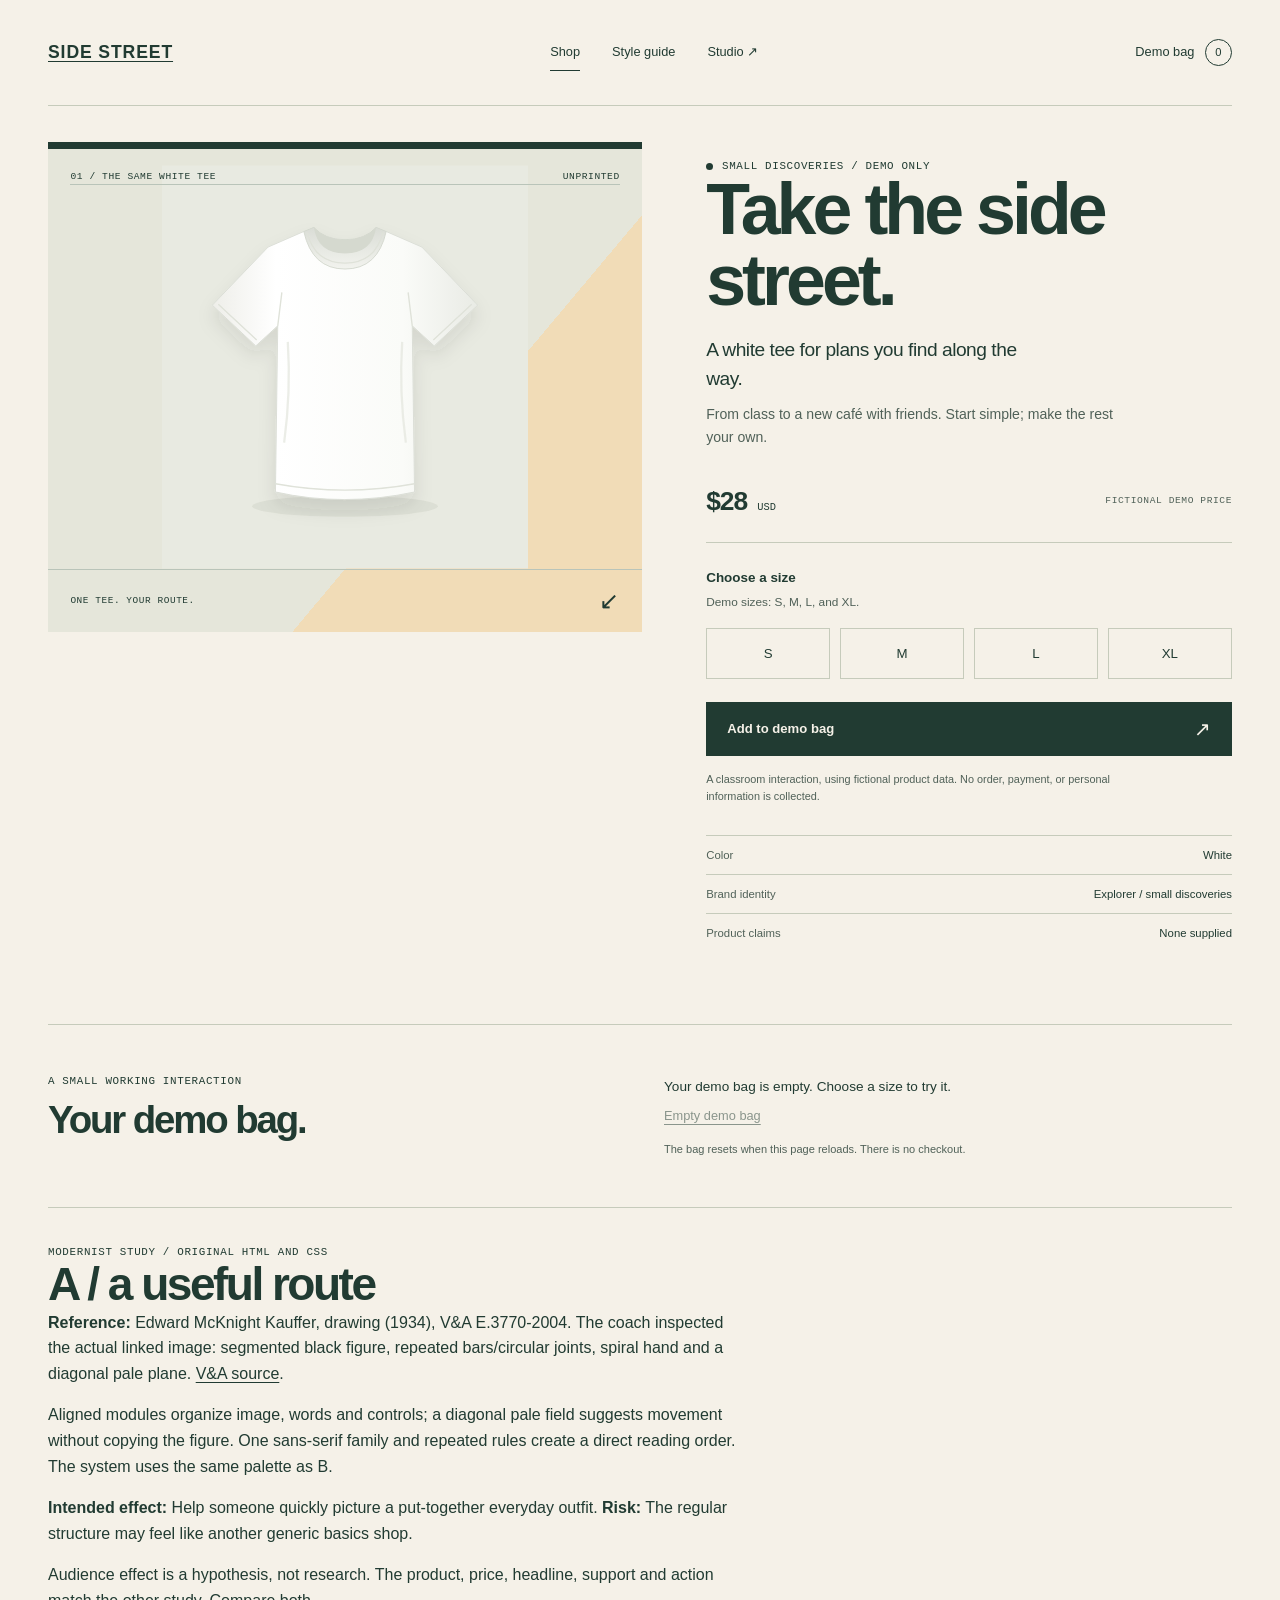
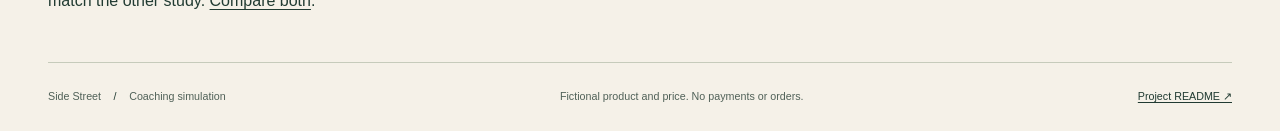
<file: public/explorations/modernist.html>
<!doctype html>
<html lang="en">
  <head>
    <meta charset="utf-8" />
    <meta name="viewport" content="width=device-width, initial-scale=1" />
    <meta
      name="description"
      content="An original modernist Side Street hero study, holding the same fictional white-shirt offer, words and working demo bag as the other direction."
    />
    <title>Side Street — Modernist study</title>
    <link rel="icon" href="data:," />
    <link rel="stylesheet" href="../styles.css" />
    <script src="../shop.js" defer></script>
    <link rel="stylesheet" href="explorations.css" />
  </head>
  <body class="study study-a">
    <a class="skip-link" href="#main">Skip to content</a>
    <header class="site-header wrap">
      <a
        class="brand-link"
        href="../index.html"
        aria-label="Side Street storefront home"
        ><span class="study-wordmark">SIDE STREET</span></a
      >
      <nav class="main-nav" aria-label="Main navigation">
        <a class="nav-link" href="../index.html" aria-current="page">Shop</a>
        <a class="nav-link" href="../styleguide.html">Style guide</a>
        <a class="nav-link" href="../studio.html"
          >Studio <span aria-hidden="true">↗</span></a
        >
      </nav>
      <a class="bag-link" href="#demo-bag"
        >Demo bag <span id="bag-count" class="bag-count">0</span></a
      >
    </header>

    <main id="main">
      <section class="product-section wrap" aria-labelledby="product-title">
        <div class="product-visual">
          <div class="visual-label">
            <span>01 / The same white tee</span><span>Unprinted</span>
          </div>
          <img
            class="shirt-image"
            src="../assets/white-shirt.svg"
            alt="Plain white, unbranded short-sleeved T-shirt"
            width="800"
            height="880"
            fetchpriority="high"
          />
          <div class="image-caption">
            <span>One tee. Your route.</span><span aria-hidden="true">↙</span>
          </div>
        </div>
        <div class="product-information">
          <p class="eyebrow">
            <span class="status-dot" aria-hidden="true"></span> Small
            discoveries / demo only
          </p>
          <h1 id="product-title">Take the side street.</h1>
          <p class="product-intro">
            A white tee for plans you find along the way.
          </p>
          <p class="muted product-description">
            From class to a new café with friends. Start simple; make the rest
            your own.
          </p>
          <div class="price-row">
            <p class="price">$28 <span>USD</span></p>
            <span class="micro-label">Fictional demo price</span>
          </div>
          <form id="product-form" class="product-form" novalidate>
            <fieldset aria-describedby="size-help size-error">
              <legend>Choose a size</legend>
              <p id="size-help" class="field-help">
                Demo sizes: S, M, L, and XL.
              </p>
              <div class="size-options">
                <label class="size-option"
                  ><input type="radio" name="size" value="S" /><span
                    >S</span
                  ></label
                >
                <label class="size-option"
                  ><input type="radio" name="size" value="M" /><span
                    >M</span
                  ></label
                >
                <label class="size-option"
                  ><input type="radio" name="size" value="L" /><span
                    >L</span
                  ></label
                >
                <label class="size-option"
                  ><input type="radio" name="size" value="XL" /><span
                    >XL</span
                  ></label
                >
              </div>
              <p id="size-error" class="field-error" role="alert" hidden>
                Choose a size before adding the shirt to your demo bag.
              </p>
            </fieldset>
            <button class="button button-primary add-button" type="submit">
              Add to demo bag <span aria-hidden="true">↗</span>
            </button>
          </form>
          <p class="demo-disclaimer">
            A classroom interaction, using fictional product data. No order,
            payment, or personal information is collected.
          </p>
          <dl class="product-facts">
            <div>
              <dt>Color</dt>
              <dd>White</dd>
            </div>
            <div>
              <dt>Brand identity</dt>
              <dd>Explorer / small discoveries</dd>
            </div>
            <div>
              <dt>Product claims</dt>
              <dd>None supplied</dd>
            </div>
          </dl>
        </div>
      </section>

      <section
        id="demo-bag"
        class="bag-section wrap"
        aria-labelledby="bag-title"
      >
        <div>
          <p class="eyebrow">A small working interaction</p>
          <h2 id="bag-title">Your demo bag.</h2>
        </div>
        <div class="bag-details">
          <p
            id="bag-status"
            class="bag-message"
            role="status"
            aria-live="polite"
            aria-atomic="true"
          >
            Your demo bag is empty. Choose a size to try it.
          </p>
          <ul id="bag-items" class="bag-items"></ul>
          <button id="clear-bag" class="text-button" type="button" disabled>
            Empty demo bag
          </button>
          <p class="field-help">
            The bag resets when this page reloads. There is no checkout.
          </p>
        </div>
      </section>

      <section class="study-notes wrap" aria-labelledby="study-notes-title">
        <p class="eyebrow">Modernist study / original HTML and CSS</p>
        <h2 id="study-notes-title">A / a useful route</h2>
        <p>
          <strong>Reference:</strong> Edward McKnight Kauffer, drawing (1934),
          V&amp;A E.3770-2004. The coach inspected the actual linked image:
          segmented black figure, repeated bars/circular joints, spiral hand and
          a diagonal pale plane.
          <a href="https://www.vam.ac.uk/articles/what-was-modernism"
            >V&amp;A source</a
          >.
        </p>
        <p>
          Aligned modules organize image, words and controls; a diagonal pale
          field suggests movement without copying the figure. One sans-serif
          family and repeated rules create a direct reading order. The system
          uses the same palette as B.
        </p>
        <p>
          <strong>Intended effect:</strong> Help someone quickly picture a
          put-together everyday outfit. <strong>Risk:</strong> The regular
          structure may feel like another generic basics shop.
        </p>
        <p>
          Audience effect is a hypothesis, not research. The product, price,
          headline, support and action match the other study.
          <a href="index.html">Compare both</a>.
        </p>
      </section>
    </main>

    <footer class="site-footer wrap">
      <p>
        Side Street <span class="footer-separator"> / </span> Coaching
        simulation
      </p>
      <p class="footer-tagline">
        Fictional product and price. No payments or orders.
      </p>
      <a href="https://github.com/kaw393939/is117-coached-full-1026#readme"
        >Project README <span aria-hidden="true">↗</span></a
      >
    </footer>
  </body>
</html>
</file>
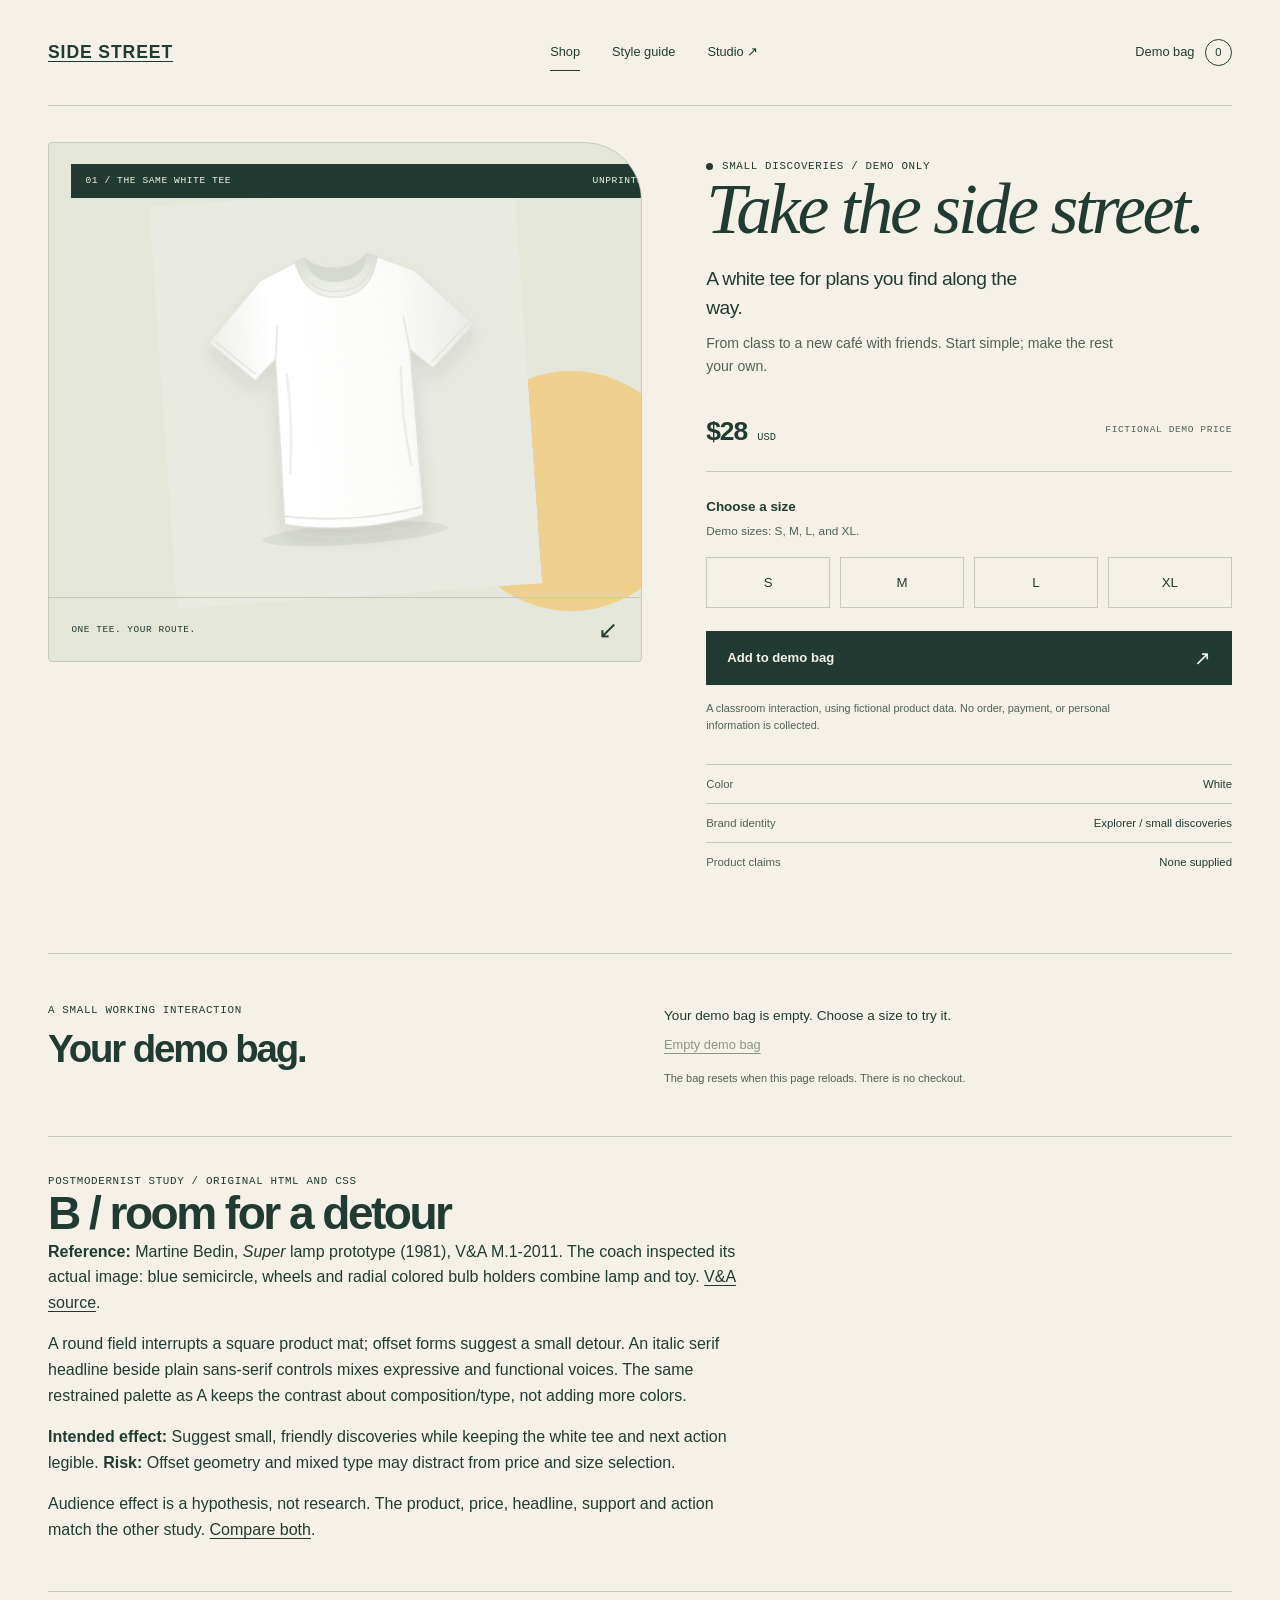
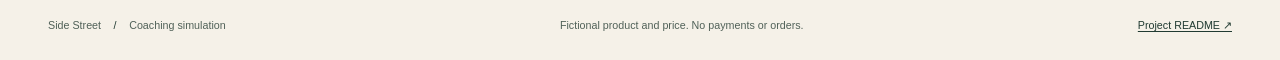
<file: public/explorations/postmodernist.html>
<!doctype html>
<html lang="en">
  <head>
    <meta charset="utf-8" />
    <meta name="viewport" content="width=device-width, initial-scale=1" />
    <meta
      name="description"
      content="An original postmodernist Side Street hero study, holding the same fictional white-shirt offer, words and working demo bag as the other direction."
    />
    <title>Side Street — Postmodernist study</title>
    <link rel="icon" href="data:," />
    <link rel="stylesheet" href="../styles.css" />
    <script src="../shop.js" defer></script>
    <link rel="stylesheet" href="explorations.css" />
  </head>
  <body class="study study-b">
    <a class="skip-link" href="#main">Skip to content</a>
    <header class="site-header wrap">
      <a
        class="brand-link"
        href="../index.html"
        aria-label="Side Street storefront home"
        ><span class="study-wordmark">SIDE STREET</span></a
      >
      <nav class="main-nav" aria-label="Main navigation">
        <a class="nav-link" href="../index.html" aria-current="page">Shop</a>
        <a class="nav-link" href="../styleguide.html">Style guide</a>
        <a class="nav-link" href="../studio.html"
          >Studio <span aria-hidden="true">↗</span></a
        >
      </nav>
      <a class="bag-link" href="#demo-bag"
        >Demo bag <span id="bag-count" class="bag-count">0</span></a
      >
    </header>

    <main id="main">
      <section class="product-section wrap" aria-labelledby="product-title">
        <div class="product-visual">
          <div class="visual-label">
            <span>01 / The same white tee</span><span>Unprinted</span>
          </div>
          <img
            class="shirt-image"
            src="../assets/white-shirt.svg"
            alt="Plain white, unbranded short-sleeved T-shirt"
            width="800"
            height="880"
            fetchpriority="high"
          />
          <div class="image-caption">
            <span>One tee. Your route.</span><span aria-hidden="true">↙</span>
          </div>
        </div>
        <div class="product-information">
          <p class="eyebrow">
            <span class="status-dot" aria-hidden="true"></span> Small
            discoveries / demo only
          </p>
          <h1 id="product-title">Take the side street.</h1>
          <p class="product-intro">
            A white tee for plans you find along the way.
          </p>
          <p class="muted product-description">
            From class to a new café with friends. Start simple; make the rest
            your own.
          </p>
          <div class="price-row">
            <p class="price">$28 <span>USD</span></p>
            <span class="micro-label">Fictional demo price</span>
          </div>
          <form id="product-form" class="product-form" novalidate>
            <fieldset aria-describedby="size-help size-error">
              <legend>Choose a size</legend>
              <p id="size-help" class="field-help">
                Demo sizes: S, M, L, and XL.
              </p>
              <div class="size-options">
                <label class="size-option"
                  ><input type="radio" name="size" value="S" /><span
                    >S</span
                  ></label
                >
                <label class="size-option"
                  ><input type="radio" name="size" value="M" /><span
                    >M</span
                  ></label
                >
                <label class="size-option"
                  ><input type="radio" name="size" value="L" /><span
                    >L</span
                  ></label
                >
                <label class="size-option"
                  ><input type="radio" name="size" value="XL" /><span
                    >XL</span
                  ></label
                >
              </div>
              <p id="size-error" class="field-error" role="alert" hidden>
                Choose a size before adding the shirt to your demo bag.
              </p>
            </fieldset>
            <button class="button button-primary add-button" type="submit">
              Add to demo bag <span aria-hidden="true">↗</span>
            </button>
          </form>
          <p class="demo-disclaimer">
            A classroom interaction, using fictional product data. No order,
            payment, or personal information is collected.
          </p>
          <dl class="product-facts">
            <div>
              <dt>Color</dt>
              <dd>White</dd>
            </div>
            <div>
              <dt>Brand identity</dt>
              <dd>Explorer / small discoveries</dd>
            </div>
            <div>
              <dt>Product claims</dt>
              <dd>None supplied</dd>
            </div>
          </dl>
        </div>
      </section>

      <section
        id="demo-bag"
        class="bag-section wrap"
        aria-labelledby="bag-title"
      >
        <div>
          <p class="eyebrow">A small working interaction</p>
          <h2 id="bag-title">Your demo bag.</h2>
        </div>
        <div class="bag-details">
          <p
            id="bag-status"
            class="bag-message"
            role="status"
            aria-live="polite"
            aria-atomic="true"
          >
            Your demo bag is empty. Choose a size to try it.
          </p>
          <ul id="bag-items" class="bag-items"></ul>
          <button id="clear-bag" class="text-button" type="button" disabled>
            Empty demo bag
          </button>
          <p class="field-help">
            The bag resets when this page reloads. There is no checkout.
          </p>
        </div>
      </section>

      <section class="study-notes wrap" aria-labelledby="study-notes-title">
        <p class="eyebrow">Postmodernist study / original HTML and CSS</p>
        <h2 id="study-notes-title">B / room for a detour</h2>
        <p>
          <strong>Reference:</strong> Martine Bedin, <em>Super</em> lamp
          prototype (1981), V&amp;A M.1-2011. The coach inspected its actual
          image: blue semicircle, wheels and radial colored bulb holders combine
          lamp and toy.
          <a href="https://www.vam.ac.uk/articles/what-is-postmodernism"
            >V&amp;A source</a
          >.
        </p>
        <p>
          A round field interrupts a square product mat; offset forms suggest a
          small detour. An italic serif headline beside plain sans-serif
          controls mixes expressive and functional voices. The same restrained
          palette as A keeps the contrast about composition/type, not adding
          more colors.
        </p>
        <p>
          <strong>Intended effect:</strong> Suggest small, friendly discoveries
          while keeping the white tee and next action legible.
          <strong>Risk:</strong> Offset geometry and mixed type may distract
          from price and size selection.
        </p>
        <p>
          Audience effect is a hypothesis, not research. The product, price,
          headline, support and action match the other study.
          <a href="index.html">Compare both</a>.
        </p>
      </section>
    </main>

    <footer class="site-footer wrap">
      <p>
        Side Street <span class="footer-separator"> / </span> Coaching
        simulation
      </p>
      <p class="footer-tagline">
        Fictional product and price. No payments or orders.
      </p>
      <a href="https://github.com/kaw393939/is117-coached-full-1026#readme"
        >Project README <span aria-hidden="true">↗</span></a
      >
    </footer>
  </body>
</html>
</file>
<file: public/styles.css>
/* Side Street: shared identity tokens, type, components and layout.
   The storefront, live guide and working studio use this single system. */
:root {
  --color-paper: #f5f1e8;
  --color-ink: #213b32;
  --color-muted: #506158;
  --color-line: #c6cbbb;
  --color-accent: #efd08c;
  --color-soft: #e5e6da;
  --color-white: #fff;
  --color-danger: #992e28;
  --font-body: arial, helvetica, sans-serif;
  --font-display: arial, helvetica, sans-serif;
  --font-mono: ui-monospace, sfmono-regular, consolas, monospace;
  --space-1: 0.5rem;
  --space-2: 1rem;
  --space-3: 1.5rem;
  --space-4: 2rem;
  --space-5: 3rem;
  --space-6: 4rem;
  --page-width: 1440px;
}

* {
  box-sizing: border-box;
}

html {
  scroll-behavior: smooth;
  scroll-padding-top: 1.5rem;
}

body {
  margin: 0;
  background: var(--color-paper);
  color: var(--color-ink);
  font-family: var(--font-body);
  line-height: 1.6;
  -webkit-font-smoothing: antialiased;
}

img,
svg {
  display: block;
  max-width: 100%;
}

button,
a,
input {
  -webkit-tap-highlight-color: transparent;
}

a {
  color: inherit;
  text-underline-offset: 0.2em;
  text-decoration-thickness: 1px;
}

a:hover {
  text-decoration-thickness: 2px;
}

button,
input {
  font: inherit;
}

button {
  cursor: pointer;
}

button:disabled {
  cursor: default;
}

:focus-visible {
  outline: 3px solid var(--color-ink);
  outline-offset: 5px;
}

[hidden] {
  display: none !important;
}

::selection {
  background: var(--color-accent);
  color: var(--color-ink);
}

h1,
h2,
h3,
p {
  margin: 0;
}

h1,
h2,
h3 {
  font-family: var(--font-display);
  font-weight: 550;
}

h1 {
  font-size: clamp(3.4rem, 6.25vw, 6.6rem);
  line-height: 0.99;
  letter-spacing: -0.075em;
}

h2 {
  font-size: clamp(2rem, 3.6vw, 3.75rem);
  line-height: 1.08;
  letter-spacing: -0.055em;
}

h3 {
  font-size: 1.3rem;
  line-height: 1.3;
  letter-spacing: -0.03em;
}

p + p {
  margin-top: var(--space-2);
}

.wrap {
  width: min(calc(100% - 6rem), var(--page-width));
  margin-inline: auto;
}

.muted {
  color: var(--color-muted);
}

.eyebrow,
.micro-label,
.visual-label,
.image-caption,
.section-number,
.type-label,
.token-name {
  font-family: var(--font-mono);
  font-size: 0.68rem;
  font-weight: 500;
  line-height: 1.5;
  letter-spacing: 0.06em;
  text-transform: uppercase;
}

.eyebrow {
  display: flex;
  align-items: center;
  gap: 0.55rem;
}

.status-dot {
  width: 7px;
  height: 7px;
  display: inline-block;
  background: var(--color-ink);
  border-radius: 50%;
}

.skip-link {
  position: fixed;
  top: 8px;
  left: 8px;
  z-index: 10;
  transform: translateY(-180%);
  padding: 0.75rem 1rem;
  background: var(--color-ink);
  color: var(--color-white);
}

.skip-link:focus {
  transform: translateY(0);
}

.starter-notice {
  display: flex;
  justify-content: space-between;
  align-items: center;
  gap: 1.5rem;
  padding: 0.8rem 3rem;
  background: var(--color-accent);
  font-size: 0.73rem;
  line-height: 1.5;
}

.starter-notice a {
  flex-shrink: 0;
  font-weight: 650;
}

.site-header {
  min-height: 106px;
  display: flex;
  align-items: center;
  gap: 3rem;
  border-bottom: 1px solid var(--color-line);
}

.brand-link {
  display: inline-block;
  flex-shrink: 0;
}

.wordmark {
  width: 156px;
  height: auto;
}

.main-nav {
  display: flex;
  justify-content: center;
  align-items: center;
  gap: 2rem;
  margin-inline: auto;
}

.nav-link,
.bag-link {
  text-decoration: none;
  font-size: 0.8rem;
}

.nav-link {
  padding-block: 0.5rem;
  border-bottom: 1px solid transparent;
}

.nav-link:hover,
.nav-link[aria-current="page"] {
  border-color: currentcolor;
}

.bag-link {
  display: flex;
  align-items: center;
  gap: 0.65rem;
  white-space: nowrap;
}

.bag-count {
  display: grid;
  place-items: center;
  min-width: 1.7rem;
  height: 1.7rem;
  border: 1px solid var(--color-ink);
  border-radius: 50%;
  font-size: 0.7rem;
}

.product-section {
  display: grid;
  grid-template-columns: 1.13fr 1fr;
  gap: clamp(2rem, 5vw, 5rem);
  padding-block: 2.25rem 3.5rem;
  align-items: start;
}

.product-visual {
  position: relative;
  background: linear-gradient(
    130deg,
    var(--color-soft) 65%,
    var(--color-accent) 65%
  );
  border-top: 7px solid var(--color-ink);
}

.visual-label {
  position: absolute;
  z-index: 1;
  inset: 1.3rem 1.4rem auto;
  display: flex;
  justify-content: space-between;
  gap: 1rem;
  font-size: 0.6rem;
}

.shirt-image {
  width: 100%;
  height: 440px;
  object-fit: contain;
  padding-top: 1rem;
}

.image-caption {
  display: flex;
  align-items: center;
  justify-content: space-between;
  gap: 1rem;
  padding: 1.2rem 1.4rem;
  border-top: 1px solid var(--color-line);
  font-size: 0.59rem;
}

.image-caption > :last-child {
  font-family: var(--font-body);
  font-size: 1.5rem;
  line-height: 1;
}

.product-information {
  max-width: 530px;
  padding-block: 1rem;
}

.brand-headline {
  margin-top: 1.1rem;
  font-family: var(--font-display);
  font-size: clamp(2.8rem, 5.6vw, 5.4rem);
  font-weight: 800;
  line-height: 1;
  letter-spacing: -0.055em;
}

.product-intro {
  font-size: 1.2rem;
  line-height: 1.5;
  margin-top: 1.25rem;
  letter-spacing: -0.025em;
}

.product-description {
  margin-top: 0.6rem;
  font-size: 0.88rem;
  max-width: 430px;
}

.price-row {
  display: flex;
  align-items: center;
  justify-content: space-between;
  gap: 1rem;
  margin-block: 2rem 1.5rem;
  padding-bottom: 1.2rem;
  border-bottom: 1px solid var(--color-line);
}

.price {
  font-size: 1.65rem;
  letter-spacing: -0.04em;
  font-weight: 600;
}

.price span {
  font-family: var(--font-mono);
  font-size: 0.65rem;
  font-weight: 400;
  letter-spacing: 0;
  margin-left: 0.25rem;
}

.price-row .micro-label {
  color: var(--color-muted);
  font-size: 0.6rem;
}

fieldset {
  padding: 0;
  margin: 0;
  border: 0;
  min-width: 0;
}

legend {
  padding: 0;
  font-size: 0.84rem;
  font-weight: 650;
}

.field-help {
  margin-top: 0.3rem;
  color: var(--color-muted);
  font-size: 0.74rem;
}

.size-options {
  display: grid;
  grid-template-columns: repeat(4, 1fr);
  gap: 0.6rem;
  margin-top: 1rem;
}

.size-option {
  position: relative;
  cursor: pointer;
}

.size-option input {
  position: absolute;
  opacity: 0;
  width: 100%;
  height: 100%;
  margin: 0;
  cursor: pointer;
}

.size-option span {
  display: grid;
  place-items: center;
  min-height: 3.2rem;
  border: 1px solid var(--color-line);
  background: var(--color-paper);
  font-size: 0.83rem;
  transition:
    background 150ms ease,
    border-color 150ms ease;
}

.size-option input:checked + span {
  background: var(--color-ink);
  border-color: var(--color-ink);
  color: var(--color-paper);
}

.size-option input:hover + span {
  border-color: var(--color-ink);
}

.size-option input:focus-visible + span {
  outline: 3px solid var(--color-ink);
  outline-offset: 4px;
}

.size-option input:focus-visible {
  outline: none;
}

.field-error {
  color: var(--color-danger);
  font-size: 0.8rem;
  margin-top: 0.9rem;
  font-weight: 550;
}

.button {
  display: inline-flex;
  align-items: center;
  justify-content: space-between;
  gap: 2rem;
  min-height: 3.4rem;
  border: 1px solid var(--color-ink);
  padding: 0.9rem 1.25rem;
  font-size: 0.82rem;
  font-weight: 550;
  line-height: 1.4;
  text-decoration: none;
  transition:
    background 150ms ease,
    color 150ms ease;
}

.button > span[aria-hidden] {
  font-size: 1.25rem;
  line-height: 1;
}

.button-primary {
  background: var(--color-ink);
  color: var(--color-paper);
}

.button-primary:hover {
  background: var(--color-accent);
  color: var(--color-ink);
}

.button-secondary {
  background: transparent;
  color: var(--color-ink);
}

.button-secondary:hover {
  background: var(--color-soft);
}

.add-button {
  width: 100%;
  margin-top: 1.4rem;
}

.demo-disclaimer {
  font-size: 0.68rem;
  line-height: 1.65;
  color: var(--color-muted);
  margin-top: 0.9rem;
  max-width: 420px;
}

.product-facts {
  margin-bottom: 0;
  margin-top: 1.8rem;
}

.product-facts div {
  display: flex;
  justify-content: space-between;
  gap: 1rem;
  padding-block: 0.62rem;
  border-top: 1px solid var(--color-line);
  font-size: 0.71rem;
}

.product-facts dt {
  color: var(--color-muted);
}

.product-facts dd {
  margin: 0;
  font-weight: 500;
  text-align: right;
}

.styling-tip {
  display: grid;
  grid-template-columns: 1fr 1fr;
  gap: 3rem;
  padding-block: 2.5rem;
  border-top: 1px solid var(--color-line);
}

.styling-tip h2 {
  margin-top: 0.75rem;
  font-size: clamp(2rem, 3vw, 3rem);
}

.styling-tip > p {
  max-width: 46ch;
  align-self: center;
}

.bag-section {
  display: grid;
  grid-template-columns: 1fr 1fr;
  gap: 3rem;
  border-top: 1px solid var(--color-line);
  padding-block: 3rem;
}

.bag-section h2 {
  margin-top: 0.6rem;
  font-size: clamp(2rem, 3vw, 3rem);
}

.bag-details {
  padding-top: 0.2rem;
  font-size: 0.85rem;
}

.bag-message {
  max-width: 500px;
}

.bag-items {
  list-style: none;
  margin: 1rem 0;
  padding: 0;
}

.bag-items:empty {
  margin: 0;
}

.bag-items li {
  padding-block: 0.55rem;
  border-bottom: 1px solid var(--color-line);
  font-size: 0.78rem;
}

.text-button {
  padding: 0.5rem 0;
  border: 0;
  background: transparent;
  color: var(--color-ink);
  font-size: 0.8rem;
  text-decoration: underline;
  text-underline-offset: 0.25rem;
}

.text-button:disabled {
  opacity: 0.5;
}

.bag-details .field-help {
  margin-top: 0.4rem;
  font-size: 0.69rem;
}

.starter-next {
  display: grid;
  grid-template-columns: 1fr 1fr;
  gap: 1.5rem 3rem;
  background: var(--color-accent);
  padding: 2.7rem 3rem 3rem;
  margin-block: 1rem 4rem;
}

.starter-next > .eyebrow {
  grid-column: 1 / -1;
}

.starter-next > div {
  max-width: 470px;
  font-size: 0.86rem;
}

.starter-next .button {
  margin-top: 1.6rem;
}

.site-footer {
  display: flex;
  align-items: center;
  justify-content: space-between;
  gap: 2rem;
  border-top: 1px solid var(--color-line);
  padding-block: 1.6rem;
  font-size: 0.67rem;
  color: var(--color-muted);
}

.footer-tagline {
  margin: 0;
}

.footer-separator {
  margin-inline: 0.6rem;
  color: var(--color-ink);
}

.site-footer a {
  color: var(--color-ink);
}

/* Shared editorial pages */
.page-hero {
  padding-block: 4.5rem 3.8rem;
  display: grid;
  grid-template-columns: 1.25fr 0.75fr;
  align-items: end;
  gap: 1.3rem 4rem;
}

.page-hero > .eyebrow {
  grid-column: 1 / -1;
}

.page-hero h1 {
  font-size: clamp(3.5rem, 6.8vw, 7.3rem);
}

.page-hero .hero-summary {
  max-width: 400px;
  font-size: 0.95rem;
  color: var(--color-muted);
  padding-bottom: 0.25rem;
}

.hero-summary strong {
  font-weight: 550;
  color: var(--color-ink);
}

.page-subnav {
  display: flex;
  flex-wrap: wrap;
  gap: 0.6rem 1.8rem;
  padding-block: 1rem;
  border-top: 1px solid var(--color-line);
  border-bottom: 1px solid var(--color-line);
  font-size: 0.76rem;
}

.section-link {
  text-decoration: none;
}

.section-link:hover {
  text-decoration: underline;
}

.guide-section {
  padding-block: 3rem;
  border-bottom: 1px solid var(--color-line);
  display: grid;
  grid-template-columns: 0.32fr 1fr;
  column-gap: 3rem;
}

.section-heading .section-number {
  color: var(--color-muted);
  display: block;
  margin-bottom: 0.8rem;
}

.section-heading h2 {
  font-size: clamp(1.7rem, 2.5vw, 2.65rem);
}

.section-heading p {
  font-size: 0.78rem;
  color: var(--color-muted);
  margin-top: 1rem;
  max-width: 210px;
}

.guide-content {
  min-width: 0;
}

.draft-label {
  display: inline-block;
  padding: 0.3rem 0.55rem;
  background: var(--color-accent);
  color: var(--color-ink);
  font-family: var(--font-mono);
  font-size: 0.6rem;
  line-height: 1.4;
  letter-spacing: 0.03em;
  text-transform: uppercase;
}

.decision-grid {
  display: grid;
  grid-template-columns: repeat(3, 1fr);
  gap: 1.5rem;
  margin-top: 1.6rem;
}

.decision-grid > div {
  border-top: 1px solid var(--color-line);
  padding-top: 0.8rem;
}

.decision-grid h3 {
  font-size: 0.85rem;
  font-weight: 650;
  letter-spacing: 0;
}

.decision-grid p {
  font-size: 0.8rem;
  color: var(--color-muted);
  margin-top: 0.5rem;
}

.decision-grid .undecided {
  font-size: 1.5rem;
  font-weight: 450;
  color: var(--color-ink);
  letter-spacing: -0.04em;
}

.logo-board {
  min-height: 230px;
  display: grid;
  place-items: center;
  padding: 3rem;
  background: var(--color-white);
  border: 1px solid var(--color-line);
}

.logo-board img {
  width: min(100%, 380px);
}

.logo-variants {
  display: grid;
  grid-template-columns: 1fr 1fr;
  border: 1px solid var(--color-line);
  border-top: 0;
}

.logo-variant {
  min-height: 140px;
  padding: 1.5rem;
  display: flex;
  flex-direction: column;
  justify-content: space-between;
  gap: 1.5rem;
}

.logo-variant + .logo-variant {
  border-left: 1px solid var(--color-line);
}

.logo-small {
  width: 112px;
  height: auto;
}

.logo-nav-desktop {
  width: 156px;
  height: auto;
}

.logo-nav-phone {
  width: 140px;
  height: auto;
}

.logo-mono {
  width: 190px;
}

.logo-variant p,
.guide-note {
  font-size: 0.73rem;
  color: var(--color-muted);
}

.guide-note {
  margin-top: 1rem;
  max-width: 680px;
}

.palette-grid {
  display: grid;
  grid-template-columns: repeat(5, 1fr);
  gap: 0.65rem;
}

.color-swatch {
  height: 120px;
  border: 1px solid var(--color-line);
  background: var(--swatch-color);
}

.palette-card h3 {
  font-size: 0.76rem;
  letter-spacing: 0;
  font-weight: 650;
  margin-top: 0.65rem;
}

.palette-card code {
  font-family: var(--font-mono);
  font-size: 0.65rem;
  color: var(--color-muted);
  display: block;
  margin-top: 0.15rem;
}

.palette-card p {
  font-size: 0.66rem;
  color: var(--color-muted);
  margin-top: 0.4rem;
  line-height: 1.5;
}

.type-specimen {
  border-top: 1px solid var(--color-line);
  padding-block: 1.3rem;
}

.type-specimen:first-child {
  border-top: 0;
  padding-top: 0;
}

.type-label {
  display: block;
  margin-bottom: 1rem;
  color: var(--color-muted);
  font-size: 0.6rem;
}

.type-display {
  max-width: 700px;
}

.type-body {
  font-family: var(--font-body);
  font-size: 1rem;
  max-width: 570px;
}

.type-mono {
  font-family: var(--font-mono);
  text-transform: uppercase;
  font-size: 0.7rem;
  letter-spacing: 0.06em;
}

.spacing-grid {
  display: flex;
  flex-wrap: wrap;
  align-items: start;
  gap: 2rem;
}

.spacing-token {
  min-width: 52px;
}

.spacing-bar {
  width: var(--token-size);
  height: 40px;
  background: var(--color-ink);
  margin-bottom: 0.9rem;
}

.token-name {
  display: block;
  font-size: 0.6rem;
}

.spacing-token code {
  font-family: var(--font-mono);
  color: var(--color-muted);
  font-size: 0.65rem;
}

.button-samples {
  display: flex;
  flex-wrap: wrap;
  gap: 1rem;
}

.button-samples .button {
  min-width: 185px;
}

.voice-grid {
  display: grid;
  grid-template-columns: 1fr 1fr;
  gap: 2rem;
}

.voice-grid h3 {
  font-size: 0.95rem;
  font-weight: 600;
  margin-bottom: 0.65rem;
}

.voice-grid p {
  font-size: 0.84rem;
  color: var(--color-muted);
}

.voice-example {
  font-size: 1.7rem !important;
  color: var(--color-ink) !important;
  letter-spacing: -0.035em;
  line-height: 1.3;
}

.guide-footer-note {
  display: flex;
  gap: 2rem;
  align-items: center;
  justify-content: space-between;
  background: var(--color-soft);
  padding: 1.5rem 2rem;
  margin-block: 2rem 4rem;
}

.guide-footer-note p {
  font-size: 0.83rem;
  max-width: 680px;
}

.guide-footer-note a {
  font-size: 0.8rem;
  white-space: nowrap;
}

@media (width >= 1600px) {
  .product-section {
    gap: 8rem;
  }
}

@media (width <= 1100px) {
  .wrap {
    width: calc(100% - 4rem);
  }

  .starter-notice {
    padding-inline: 2rem;
  }

  .site-header {
    gap: 1.7rem;
  }

  .main-nav {
    gap: 1.25rem;
  }

  .product-section {
    gap: 3rem;
    align-items: start;
  }

  .brand-headline {
    font-size: clamp(2.8rem, 5.6vw, 5.4rem);
  }

  .product-information {
    padding-top: 0.5rem;
  }

  .product-intro {
    margin-top: 1.4rem;
  }

  .price-row {
    margin-top: 1.5rem;
  }

  .page-hero {
    column-gap: 2rem;
  }

  .guide-section {
    grid-template-columns: 0.35fr 1fr;
    gap: 2rem;
  }

  .palette-grid {
    grid-template-columns: repeat(3, 1fr);
    row-gap: 1.6rem;
  }
}

@media (width <= 760px) {
  .wrap {
    width: calc(100% - 2.5rem);
  }

  .starter-notice {
    padding: 0.75rem 1.25rem;
    font-size: 0.67rem;
    gap: 1rem;
  }

  .starter-notice > span {
    max-width: 480px;
  }

  .starter-notice a {
    font-size: 0.65rem;
  }

  .site-header {
    min-height: 108px;
    display: grid;
    grid-template-columns: 1fr auto;
    gap: 0.5rem 1rem;
    padding-block: 1.2rem 1rem;
  }

  .wordmark {
    width: 140px;
  }

  .main-nav {
    grid-row: 2;
    grid-column: 1 / -1;
    margin: 0;
    justify-content: flex-start;
    gap: 1.5rem;
  }

  .nav-link,
  .bag-link {
    font-size: 0.73rem;
  }

  .bag-link {
    grid-column: 2;
    grid-row: 1;
  }

  .bag-count {
    min-width: 1.5rem;
    height: 1.5rem;
  }

  .product-section {
    grid-template-columns: 1fr;
    gap: 2rem;
    padding-block: 1.5rem 3rem;
  }

  .product-visual {
    max-width: 600px;
    width: 100%;
    margin-inline: auto;
  }

  .shirt-image {
    height: 180px;
    padding-top: 0.5rem;
  }

  .product-information {
    max-width: none;
    padding: 0;
  }

  .brand-headline {
    font-size: clamp(2.8rem, 13vw, 4rem);
    margin-top: 0.8rem;
  }

  .product-intro {
    font-size: 1.1rem;
    margin-top: 1rem;
  }

  .product-description {
    max-width: 580px;
  }

  .product-facts {
    margin-top: 1.5rem;
  }

  .styling-tip {
    grid-template-columns: 1fr;
    gap: 1.25rem;
    padding-block: 2rem;
  }

  .bag-section {
    grid-template-columns: 1fr;
    gap: 1.3rem;
    padding-block: 2rem;
  }

  .bag-section h2 {
    margin-top: 0.6rem;
  }

  .starter-next {
    grid-template-columns: 1fr;
    padding: 1.8rem;
    gap: 1.3rem;
    margin-block: 1rem 3rem;
  }

  .starter-next > div {
    max-width: none;
  }

  .site-footer {
    flex-wrap: wrap;
    gap: 0.7rem 2rem;
    padding-block: 1.5rem;
  }

  .footer-tagline {
    display: none;
  }

  .page-hero {
    padding-block: 2.5rem;
    grid-template-columns: 1fr;
    row-gap: 1.4rem;
  }

  .page-hero h1 {
    font-size: clamp(3.7rem, 11vw, 6rem);
  }

  .page-hero .hero-summary {
    max-width: 570px;
    font-size: 0.9rem;
  }

  .page-subnav {
    gap: 0.6rem 1.2rem;
    font-size: 0.72rem;
  }

  .guide-section {
    grid-template-columns: 1fr;
    gap: 1.8rem;
    padding-block: 2.3rem;
  }

  .section-heading {
    display: grid;
    grid-template-columns: 1fr 1fr;
    column-gap: 2rem;
  }

  .section-heading .section-number {
    grid-column: 1 / -1;
    margin-bottom: 0.5rem;
  }

  .section-heading p {
    max-width: none;
    margin: 0;
    font-size: 0.73rem;
  }

  .decision-grid {
    gap: 1rem;
  }

  .decision-grid .undecided {
    font-size: 1.3rem;
  }

  .decision-grid p {
    font-size: 0.73rem;
  }

  .palette-grid {
    grid-template-columns: repeat(5, 1fr);
  }

  .color-swatch {
    height: 85px;
  }

  .palette-card p {
    font-size: 0.62rem;
  }

  .palette-card code {
    font-size: 0.57rem;
  }

  .guide-footer-note {
    flex-direction: column;
    align-items: start;
    gap: 1rem;
    margin-block: 1.5rem 3rem;
    padding: 1.5rem;
  }
}

@media (width <= 420px) {
  .starter-notice {
    align-items: start;
    flex-direction: column;
    gap: 0.35rem;
  }

  .visual-label {
    inset: 1rem 1rem auto;
    font-size: 0.53rem;
  }

  .image-caption {
    font-size: 0.53rem;
    padding: 1rem;
  }

  .price-row .micro-label {
    font-size: 0.54rem;
  }

  .section-heading {
    grid-template-columns: 1fr;
    gap: 0.6rem;
  }

  .section-heading .section-number {
    margin: 0;
  }

  .decision-grid {
    grid-template-columns: 1fr;
    gap: 1.2rem;
  }

  .decision-grid > div {
    display: grid;
    grid-template-columns: 0.5fr 1fr;
    gap: 0.4rem 1rem;
  }

  .decision-grid p {
    margin-top: 0;
  }

  .decision-grid p:last-child {
    grid-column: 2;
  }

  .palette-grid {
    grid-template-columns: repeat(3, 1fr);
  }

  .color-swatch {
    height: 90px;
  }

  .logo-board {
    min-height: 190px;
    padding: 2rem;
  }

  .logo-variants {
    grid-template-columns: 1fr;
  }

  .logo-variant {
    min-height: 125px;
  }

  .logo-variant + .logo-variant {
    border-left: 0;
    border-top: 1px solid var(--color-line);
  }

  .voice-grid {
    grid-template-columns: 1fr;
    gap: 1.5rem;
  }
}

@media (prefers-reduced-motion: reduce) {
  html {
    scroll-behavior: auto;
  }

  *,
  *::before,
  *::after {
    transition: none !important;
    animation: none !important;
  }
}
</file>
<file: public/explorations/explorations.css>
/* The two studies share offer and palette; composition and type differ. */
.study,
.comparison {
  --color-paper: #f5f1e8;
  --color-ink: #213b32;
  --color-accent: #efd08c;
  --color-soft: #e5e6da;
}

.study-wordmark {
  font-size: 1.1rem;
  font-weight: 800;
  letter-spacing: 0.05em;
}

.study .product-section {
  padding-top: 36px;
}

.comparison h1 {
  font-size: clamp(3rem, 7vw, 6rem);
}

.study .product-information h1 {
  color: var(--color-ink);
  font-size: clamp(2.8rem, 5.6vw, 5.4rem);
}

.study .product-intro {
  max-width: 31ch;
}

.study .product-visual {
  min-height: 0;
}

.study .shirt-image {
  height: 420px;
  object-fit: contain;
}

.study-notes {
  padding-top: 36px;
  padding-bottom: 48px;
  border-top: 1px solid #c6cbbb;
}

.study-notes p {
  max-width: 78ch;
}

.study-a .product-visual {
  background: linear-gradient(130deg, #e5e6da 65%, #f1dcb7 65%);
  border-top: 7px solid var(--color-ink);
}

.study-a .product-information h1 {
  font-family: Arial, sans-serif;
  font-weight: 800;
  font-style: normal;
  letter-spacing: -0.055em;
}

.study-a .visual-label {
  border-bottom: 1px solid #b9c4b9;
}

.study-a .image-caption {
  border-top: 1px solid #b9c4b9;
}

.study-b .product-visual {
  position: relative;
  overflow: hidden;
  border: 1px solid #c6cbbb;
  background: #e5e6da;
  border-radius: 4px 58px 4px 4px;
}

.study-b .product-visual::before {
  position: absolute;
  right: -50px;
  bottom: 50px;
  width: 240px;
  aspect-ratio: 1;
  border-radius: 50%;
  background: var(--color-accent);
  content: "";
}

.study-b .shirt-image,
.study-b .visual-label,
.study-b .image-caption {
  position: relative;
  z-index: 1;
}

.study-b .shirt-image {
  transform: rotate(-4deg);
}

.study-b .product-information h1 {
  font-family: Georgia, serif;
  font-weight: 500;
  font-style: italic;
  letter-spacing: -0.045em;
}

.study-b .visual-label {
  z-index: 2;
  align-self: start;
  background: var(--color-ink);
  color: #f5f1e8;
  padding: 10px 14px;
}

.comparison-wrap {
  max-width: 1440px;
  padding: 40px 28px;
  margin: auto;
}

.comparison-grid {
  display: grid;
  grid-template-columns: repeat(2, minmax(0, 1fr));
  gap: 24px;
  margin: 36px 0;
}

.comparison iframe {
  display: block;
  width: 100%;
  height: 980px;
  border: 1px solid #c6cbbb;
  background: white;
}

@media (width <= 700px) {
  .comparison-grid {
    grid-template-columns: 1fr;
  }

  .study .shirt-image {
    height: 210px;
  }

  .study .product-section {
    padding-top: 22px;
  }

  .study-b .product-visual::before {
    width: 160px;
    bottom: 40px;
  }
}
</file>
<file: public/logo-study.css>
/* A proposal board only: shared storefront and guide styles stay untouched. */
.logo-study {
  --color-paper: #f5f1e8;
  --color-ink: #213b32;
  --color-muted: #506158;
  --color-line: #c6cbbb;
}

.logo-study .logo-study-wrap {
  width: min(100% - 3rem, 1120px);
  margin-inline: auto;
}

.logo-study .logo-study-links {
  display: flex;
  flex-wrap: wrap;
  gap: 0.7rem 1.5rem;
  padding-block: 1.5rem;
  font-size: 0.85rem;
}

.logo-study .logo-study-intro {
  max-width: 740px;
  padding-block: 2.5rem;
}

.logo-study .logo-study-intro h1 {
  margin-block: 1rem 1.5rem;
  font-family: Arial, sans-serif;
  font-size: clamp(3rem, 8vw, 6rem);
  font-weight: 800;
  letter-spacing: -0.055em;
}

.logo-study .logo-study-notes p {
  max-width: 72ch;
  margin-top: 1.25rem;
}

.logo-study .logo-study-intro > p:last-child {
  max-width: 58ch;
  font-size: 1.1rem;
}

.logo-study .logo-study-master,
.logo-study .logo-study-one-ink {
  display: grid;
  align-content: center;
  gap: 2rem;
  margin: 0;
  padding: 3rem;
  border: 1px solid var(--color-line);
}

.logo-study .logo-study-master {
  min-height: 250px;
  background: #e5e6da;
}

.logo-study .logo-study-master img {
  width: min(100%, 660px);
  height: auto;
}

.logo-study figcaption {
  color: var(--color-muted);
  font-size: 0.75rem;
}

.logo-study .logo-study-section {
  padding-block: 3rem;
  border-bottom: 1px solid var(--color-line);
}

.logo-study .logo-study-section-heading {
  display: grid;
  grid-template-columns: 1fr 1fr;
  align-items: start;
  gap: 2rem;
  margin-bottom: 2rem;
}

.logo-study .logo-study-section-heading h2,
.logo-study .logo-study-notes h2 {
  font-size: clamp(1.8rem, 4vw, 2.6rem);
  letter-spacing: -0.045em;
}

.logo-study .logo-study-size-row + .logo-study-size-row {
  margin-top: 1.5rem;
}

.logo-study .logo-study-size-label {
  margin-bottom: 0.6rem;
  color: var(--color-muted);
  font-family: var(--font-mono);
  font-size: 0.75rem;
}

.logo-study .logo-study-nav-sample {
  display: flex;
  flex-wrap: wrap;
  align-items: center;
  justify-content: space-between;
  gap: 1.5rem;
  min-height: 84px;
  padding: 1.25rem 1.5rem;
  border-block: 1px solid var(--color-line);
}

.logo-study .logo-study-nav-sample img {
  height: auto;
}

.logo-study .logo-study-nav-sample nav {
  display: flex;
  gap: 1.5rem;
  font-size: 0.8rem;
}

.logo-study .logo-study-156 {
  width: 156px;
}

.logo-study .logo-study-140 {
  width: 140px;
}

.logo-study .logo-study-112 {
  width: 112px;
}

.logo-study .logo-study-one-ink {
  min-height: 220px;
  background: #fff;
}

.logo-study .logo-study-one-ink img {
  width: min(100%, 380px);
  height: auto;
}

@media (width <= 620px) {
  .logo-study .logo-study-wrap {
    width: calc(100% - 2rem);
  }

  .logo-study .logo-study-section-heading {
    grid-template-columns: 1fr;
    gap: 1rem;
  }

  .logo-study .logo-study-master,
  .logo-study .logo-study-one-ink {
    min-height: 160px;
    padding: 1.5rem;
  }

  .logo-study .logo-study-nav-sample {
    gap: 1rem;
    padding-inline: 0;
  }

  .logo-study .logo-study-nav-sample nav {
    gap: 1rem;
  }
}
</file>
<file: public/studio.css>
/* Assignment overview: the README remains the setup authority. */
.studio-hero {
  padding-bottom: 3rem;
}

.studio-hero h1 {
  font-size: clamp(4rem, 8.4vw, 9rem);
}

.studio-hero .hero-summary {
  padding-bottom: 0.4rem;
}

.studio-hero .button {
  margin-top: 1.8rem;
}

.studio-ribbon {
  display: grid;
  grid-template-columns: 1fr auto;
  align-items: center;
  gap: 1.5rem;
  background: var(--color-accent);
  padding: 1.6rem 2rem;
}

.cycle {
  font-size: clamp(1.15rem, 2vw, 1.8rem);
  font-weight: 550;
  letter-spacing: -0.04em;
  line-height: 1.5;
}

.cycle span {
  font-weight: 350;
  margin-inline: 0.3rem;
}

.studio-ribbon .micro-label {
  max-width: 205px;
  text-align: right;
  font-size: 0.6rem;
}

.studio-intro {
  display: grid;
  grid-template-columns: 1fr 1fr;
  gap: 4rem;
  padding-block: 4rem;
  border-bottom: 1px solid var(--color-line);
}

.studio-intro h2 {
  margin-top: 0.9rem;
}

.studio-intro p {
  font-size: 0.9rem;
  color: var(--color-muted);
  max-width: 540px;
}

.studio-intro .lead {
  font-size: 1.15rem;
  color: var(--color-ink);
  line-height: 1.55;
  letter-spacing: -0.025em;
}

.path-section {
  padding-block: 4rem;
}

.path-intro {
  display: flex;
  justify-content: space-between;
  gap: 2rem;
  align-items: end;
  margin-bottom: 2rem;
}

.path-intro h2 {
  margin-top: 0.8rem;
}

.path-intro > p {
  font-size: 0.85rem;
  color: var(--color-muted);
  max-width: 340px;
}

.studio-path {
  margin: 0;
  padding: 0;
  list-style: none;
  display: grid;
  grid-template-columns: repeat(3, 1fr);
  border-top: 1px solid var(--color-line);
  border-left: 1px solid var(--color-line);
}

.studio-path > li {
  min-height: 280px;
  border-right: 1px solid var(--color-line);
  border-bottom: 1px solid var(--color-line);
  padding: 1.7rem;
  display: flex;
  flex-direction: column;
}

.stage-number {
  font-family: var(--font-mono);
  font-size: 0.7rem;
  color: var(--color-muted);
  margin-bottom: 2rem;
}

.studio-path h3 {
  font-size: 1.5rem;
  margin-bottom: 0.75rem;
}

.studio-path p {
  font-size: 0.8rem;
  color: var(--color-muted);
}

.studio-path .stage-output {
  font-size: 0.64rem;
  text-transform: uppercase;
  font-family: var(--font-mono);
  letter-spacing: 0.025em;
  margin-top: auto;
  padding-top: 1.5rem;
  color: var(--color-ink);
}

.comparison-section {
  display: grid;
  grid-template-columns: 0.6fr 1fr;
  gap: 4rem;
  padding-block: 3rem 4rem;
  border-top: 1px solid var(--color-line);
}

.comparison-section h2 {
  font-size: clamp(2rem, 3vw, 3rem);
  margin-top: 0.75rem;
}

.comparison-description {
  color: var(--color-muted);
  font-size: 0.82rem;
  margin-top: 1rem;
  max-width: 350px;
}

.comparison-grid {
  display: grid;
  grid-template-columns: 1fr 1fr;
  gap: 1rem;
}

.direction-card {
  border: 1px solid var(--color-line);
  padding: 1rem;
}

.direction-sketch {
  height: 160px;
  margin-bottom: 1.2rem;
  background: var(--color-white);
  overflow: hidden;
  position: relative;
}

.modern-sketch {
  display: grid;
  grid-template-columns: repeat(3, 1fr);
  gap: 0.5rem;
  padding: 1.2rem;
}

.modern-sketch::before {
  content: "Aa";
  font-size: 3.8rem;
  font-weight: 650;
  line-height: 1;
  letter-spacing: -0.08em;
  grid-column: 1 / -1;
}

.modern-sketch i {
  display: block;
  background: var(--color-ink);
  height: 0.4rem;
}

.postmodern-sketch::before {
  content: "Aa";
  position: absolute;
  font-family: Georgia, serif;
  font-style: italic;
  font-size: 5rem;
  transform: rotate(-14deg);
  inset: 0 0 auto 1rem;
  z-index: 1;
}

.postmodern-sketch::after {
  content: "TYPE";
  position: absolute;
  right: -3px;
  bottom: 16px;
  font-weight: 800;
  font-size: 2.5rem;
  letter-spacing: -0.075em;
  transform: rotate(9deg);
  text-decoration: underline;
  text-decoration-color: var(--color-accent);
  text-decoration-thickness: 16px;
  text-underline-offset: -8px;
}

.postmodern-sketch i {
  position: absolute;
  display: block;
  width: 100px;
  height: 100px;
  right: 15px;
  top: 10px;
  background: var(--color-accent);
  border-radius: 50%;
}

.modern-sketch i:last-child {
  background: var(--color-accent);
}

.direction-card h3 {
  font-size: 1rem;
  margin-bottom: 0.5rem;
}

.direction-card p {
  font-size: 0.75rem;
  color: var(--color-muted);
}

.comparison-caption {
  grid-column: 1 / -1;
  color: var(--color-muted);
  font-size: 0.68rem;
}

.example-section {
  padding: 2.5rem 3rem;
  background: var(--color-soft);
  display: grid;
  grid-template-columns: 0.6fr 1fr;
  gap: 3rem;
  margin-bottom: 4rem;
}

.example-section h2 {
  font-size: 2.3rem;
  margin-top: 0.8rem;
}

.example-chain {
  display: grid;
  grid-template-columns: 1fr;
  gap: 1.2rem;
}

.example-step {
  display: grid;
  grid-template-columns: 100px 1fr;
  gap: 1rem;
  padding-bottom: 1rem;
  border-bottom: 1px solid var(--color-line);
}

.example-step:last-child {
  padding-bottom: 0;
  border-bottom: 0;
}

.example-step .micro-label {
  font-size: 0.6rem;
  padding-top: 0.25rem;
}

.example-step p {
  font-size: 0.84rem;
}

.coach-section {
  display: grid;
  grid-template-columns: 1fr 1fr;
  gap: 4rem;
  border-top: 1px solid var(--color-line);
  padding-block: 3rem;
}

.coach-section h2 {
  margin-top: 0.8rem;
}

.coach-section p {
  font-size: 0.85rem;
  color: var(--color-muted);
  margin-top: 1rem;
  max-width: 470px;
}

.coach-quote {
  background: var(--color-white);
  border: 1px solid var(--color-line);
  margin: 0;
  padding: 2rem;
}

.coach-quote .micro-label {
  font-size: 0.6rem;
}

.coach-quote p {
  color: var(--color-ink);
  font-size: 1.3rem;
  line-height: 1.5;
  letter-spacing: -0.03em;
}

.coach-quote footer {
  font-family: var(--font-mono);
  font-size: 0.6rem;
  text-transform: uppercase;
  color: var(--color-muted);
  margin-top: 1.5rem;
}

.resource-section {
  border-top: 1px solid var(--color-line);
  padding-block: 3rem 4rem;
}

.resource-section h2 {
  margin-top: 0.8rem;
}

.resource-grid {
  display: grid;
  grid-template-columns: repeat(4, 1fr);
  gap: 1rem;
  margin-top: 2rem;
}

.resource-card {
  display: block;
  border: 1px solid var(--color-line);
  padding: 1.4rem;
  text-decoration: none;
}

.resource-card:hover {
  background: var(--color-soft);
}

.resource-card span {
  display: block;
  margin-bottom: 1rem;
  font-size: 0.66rem;
  font-family: var(--font-mono);
}

.resource-card h3 {
  font-size: 1rem;
}

.resource-card p {
  font-size: 0.74rem;
  color: var(--color-muted);
  margin-top: 0.6rem;
}

@media (width <= 1100px) {
  .studio-path > li {
    padding: 1.4rem;
  }

  .comparison-section {
    grid-template-columns: 0.65fr 1fr;
    gap: 2rem;
  }

  .example-section {
    gap: 2rem;
    padding: 2rem;
  }
}

@media (width <= 760px) {
  .studio-hero h1 {
    font-size: clamp(4rem, 13vw, 7rem);
  }

  .studio-hero .button {
    margin-top: 1.3rem;
  }

  .studio-ribbon {
    padding: 1.5rem;
    grid-template-columns: 1fr;
    gap: 0.7rem;
  }

  .studio-ribbon .micro-label {
    text-align: left;
    max-width: none;
  }

  .cycle span {
    margin-inline: 0.1rem;
  }

  .studio-intro {
    grid-template-columns: 1fr;
    gap: 1.7rem;
    padding-block: 2.5rem;
  }

  .studio-intro p {
    max-width: none;
  }

  .path-section {
    padding-block: 2.5rem;
  }

  .path-intro {
    align-items: start;
    flex-direction: column;
    gap: 1.2rem;
  }

  .path-intro > p {
    max-width: 540px;
  }

  .studio-path {
    grid-template-columns: repeat(2, 1fr);
  }

  .studio-path > li {
    min-height: 270px;
  }

  .studio-path h3 {
    font-size: 1.3rem;
  }

  .stage-number {
    margin-bottom: 1.5rem;
  }

  .comparison-section {
    grid-template-columns: 1fr;
    gap: 1.5rem;
    padding-block: 2.5rem;
  }

  .comparison-description {
    max-width: 540px;
  }

  .example-section {
    grid-template-columns: 1fr;
    gap: 2rem;
    padding: 1.6rem;
    margin-bottom: 2.5rem;
  }

  .coach-section {
    grid-template-columns: 1fr;
    gap: 1.7rem;
    padding-block: 2.5rem;
  }

  .coach-section p {
    max-width: none;
  }

  .coach-quote {
    padding: 1.6rem;
  }

  .resource-section {
    padding-block: 2.5rem 3rem;
  }

  .resource-grid {
    grid-template-columns: repeat(2, 1fr);
  }
}

@media (width <= 420px) {
  .studio-path {
    grid-template-columns: 1fr;
  }

  .studio-path > li {
    min-height: 235px;
  }

  .example-step {
    grid-template-columns: 1fr;
    gap: 0.4rem;
  }

  .resource-grid {
    gap: 0.7rem;
  }

  .resource-card {
    padding: 1rem;
  }

  .comparison-grid {
    gap: 0.7rem;
  }

  .direction-card {
    padding: 0.75rem;
  }

  .direction-sketch {
    height: 135px;
  }
}
</file>
